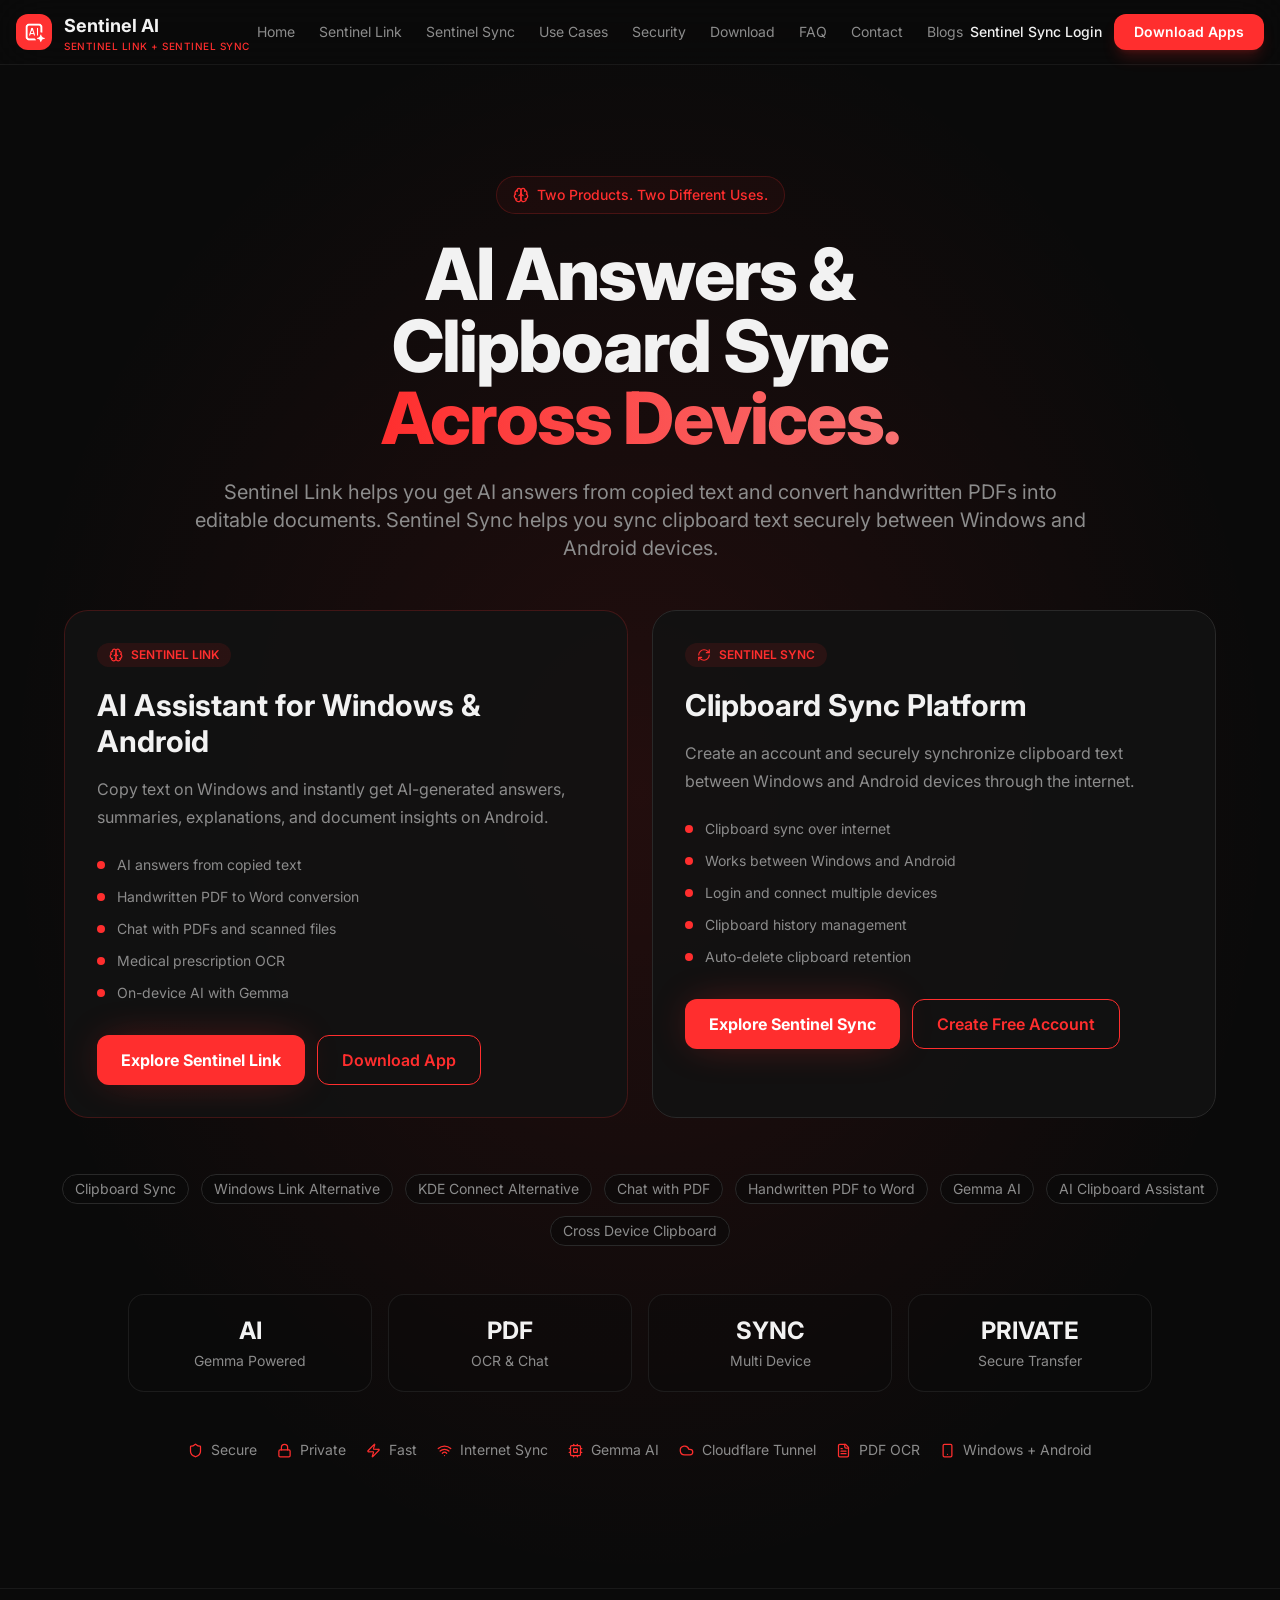
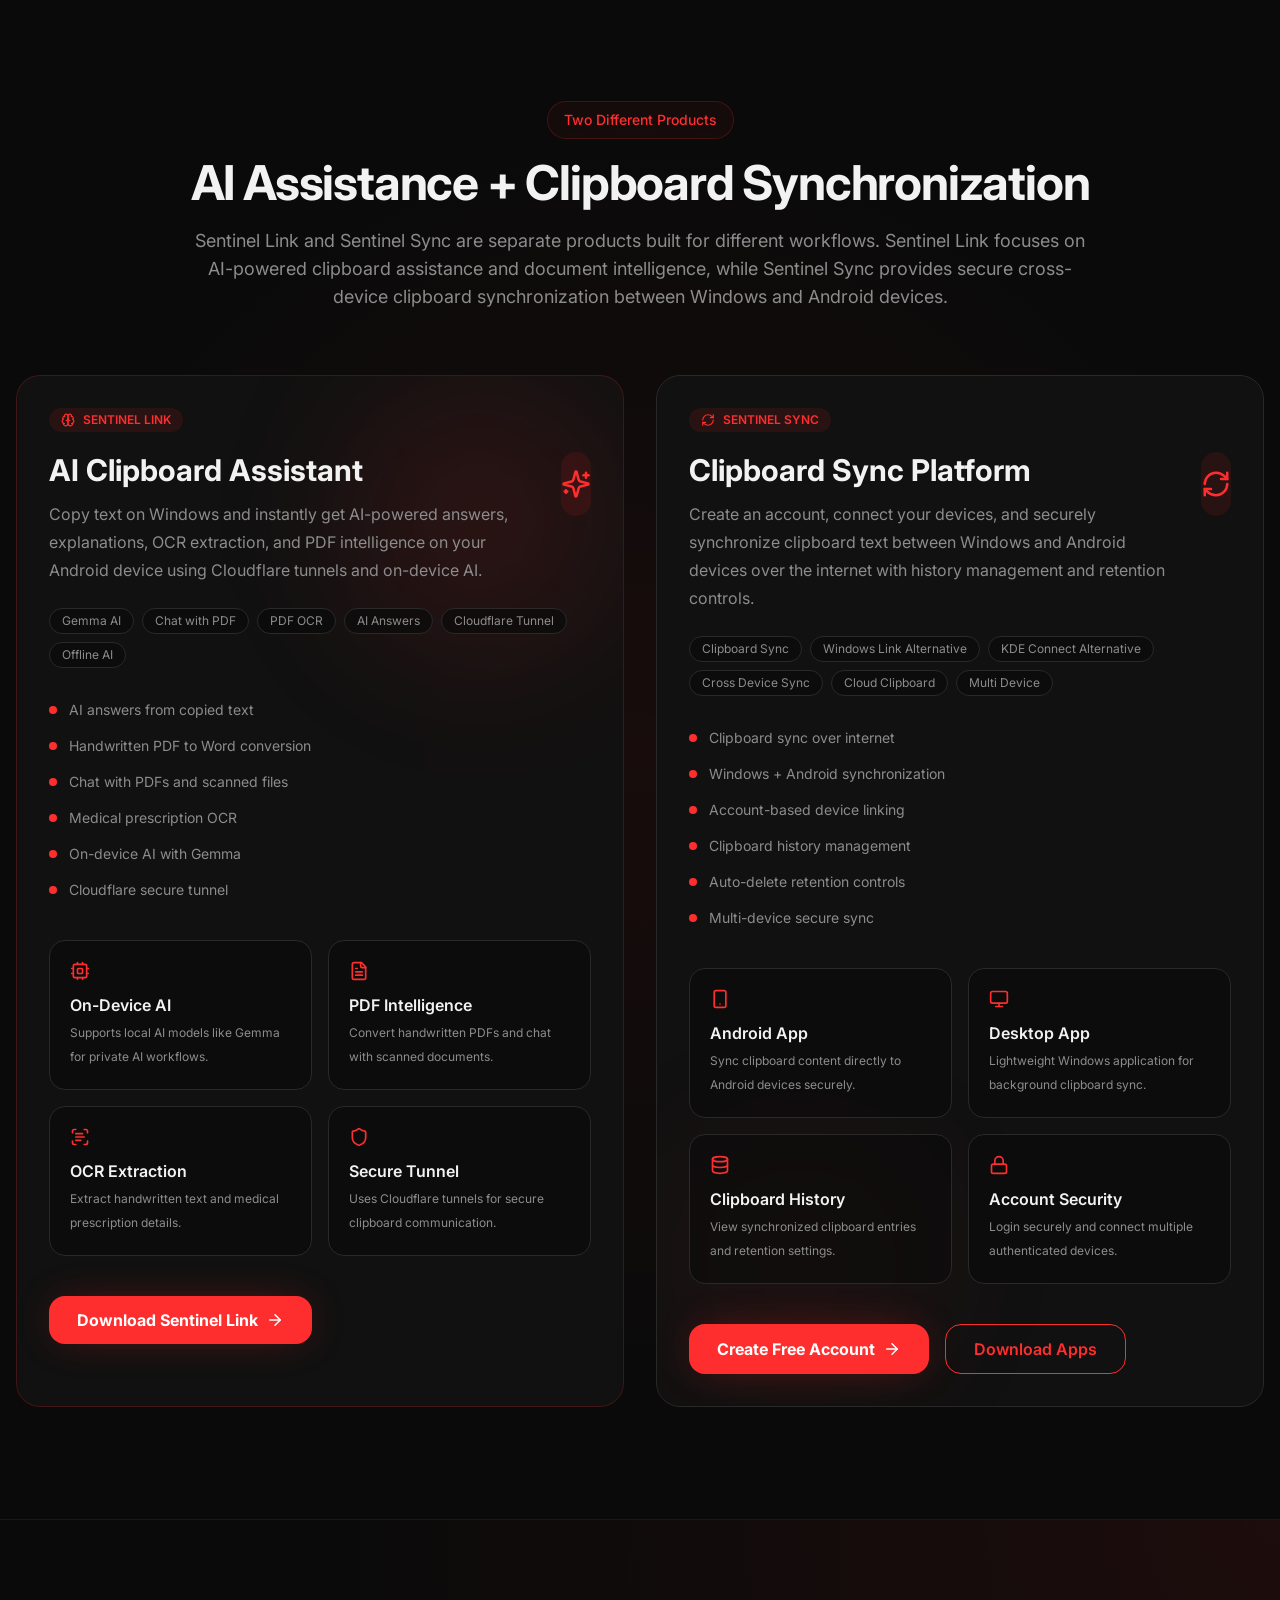
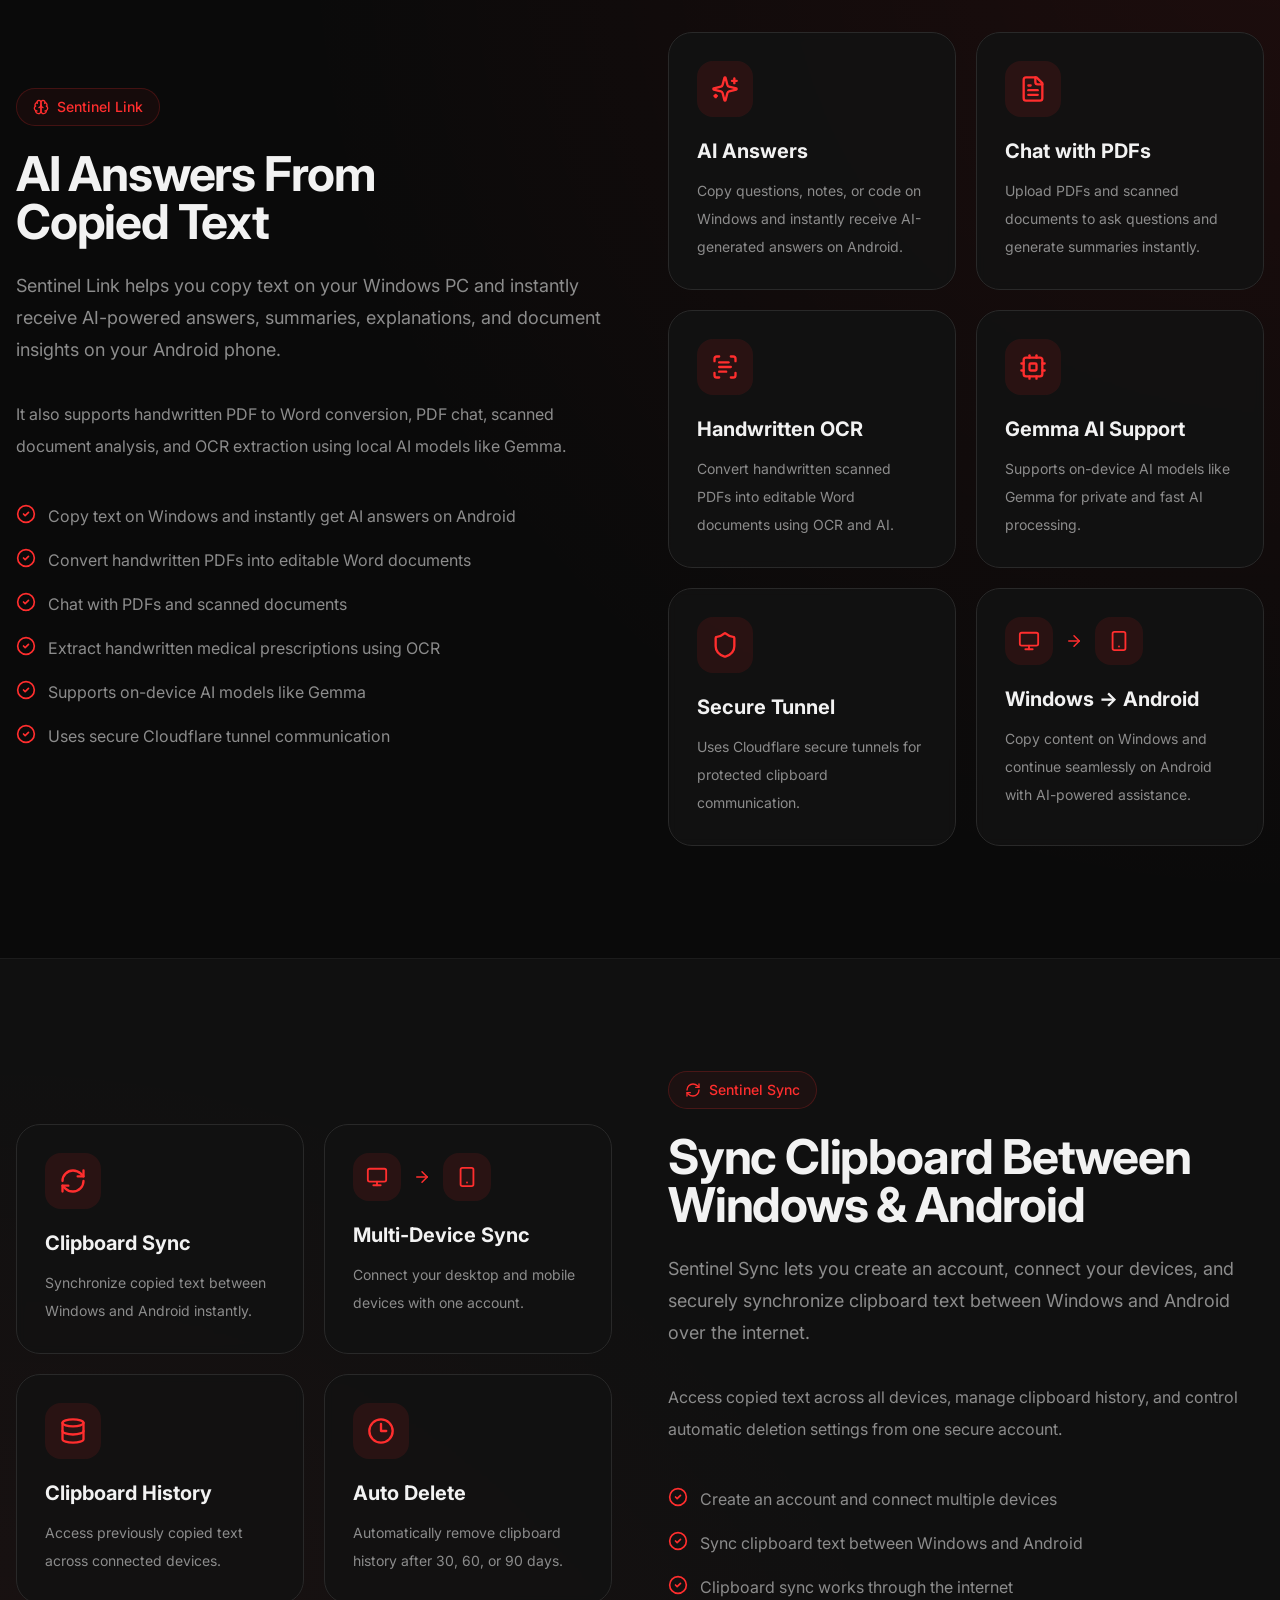
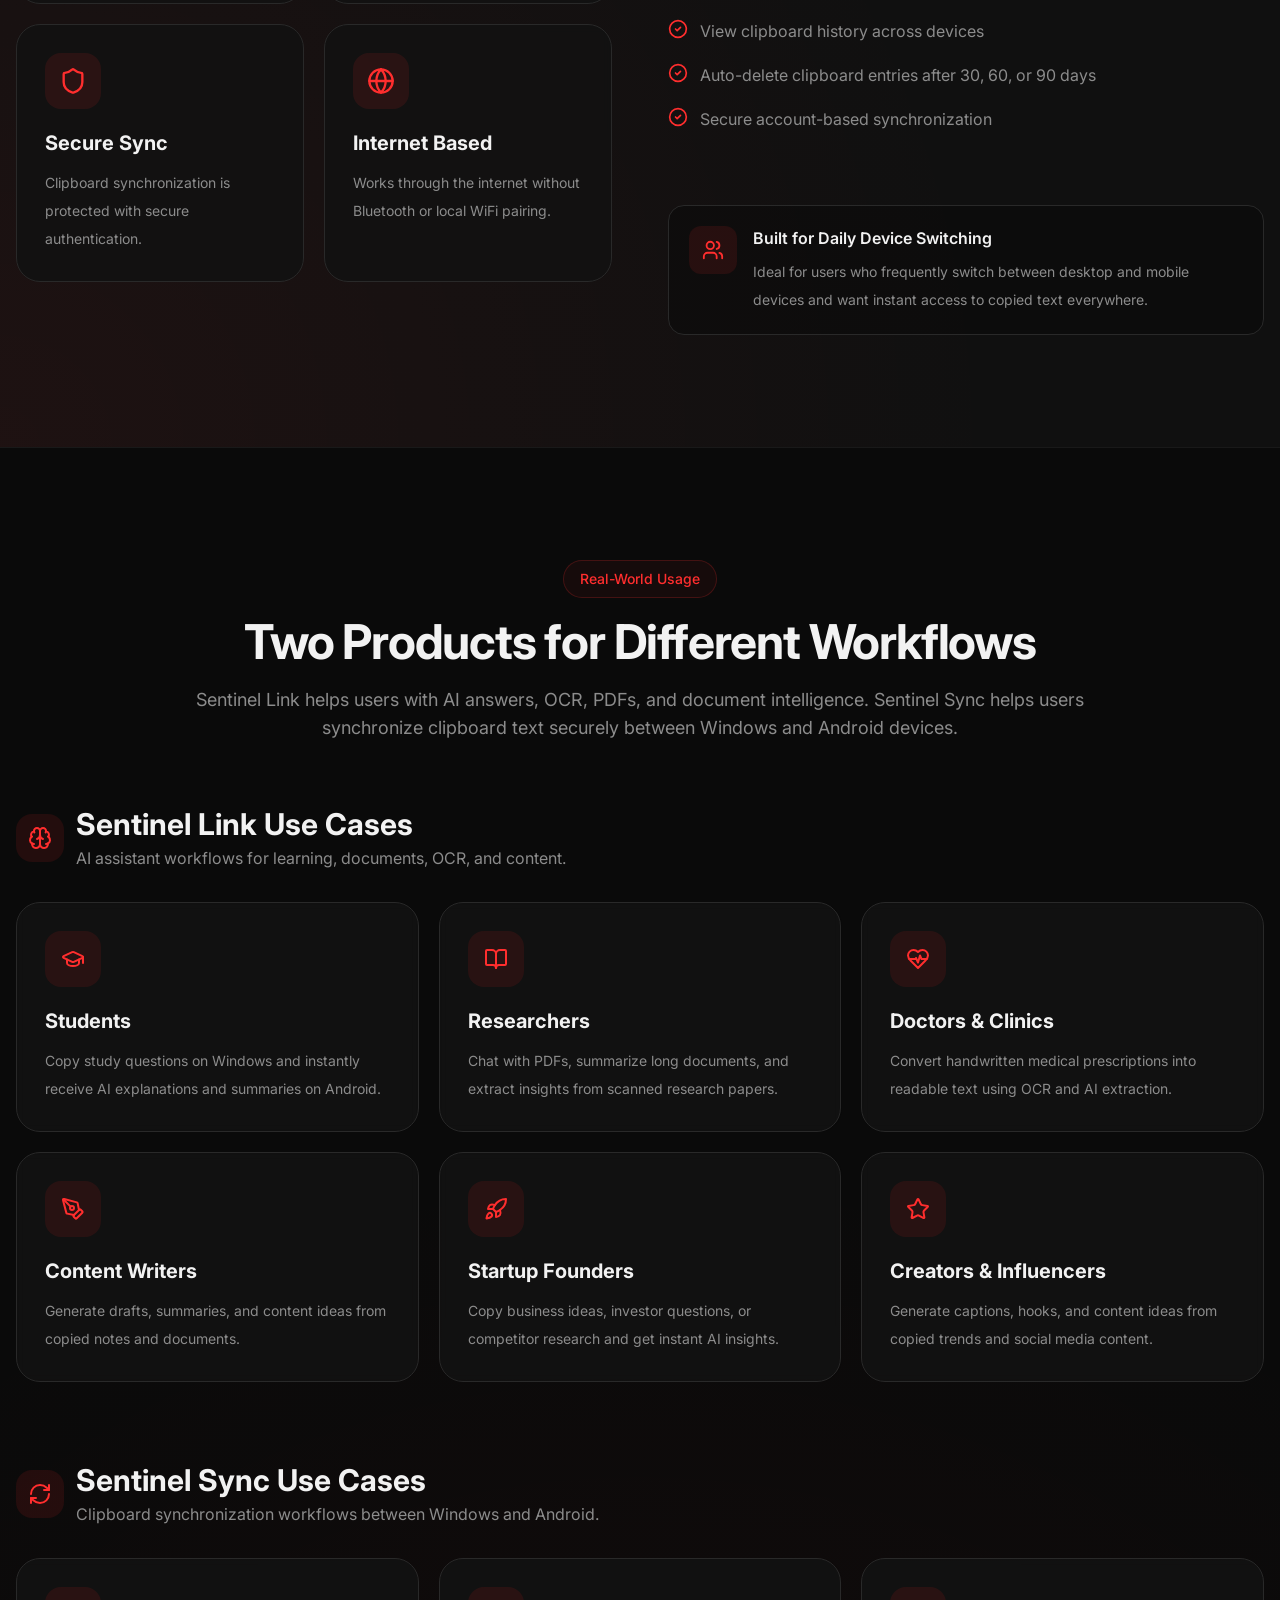
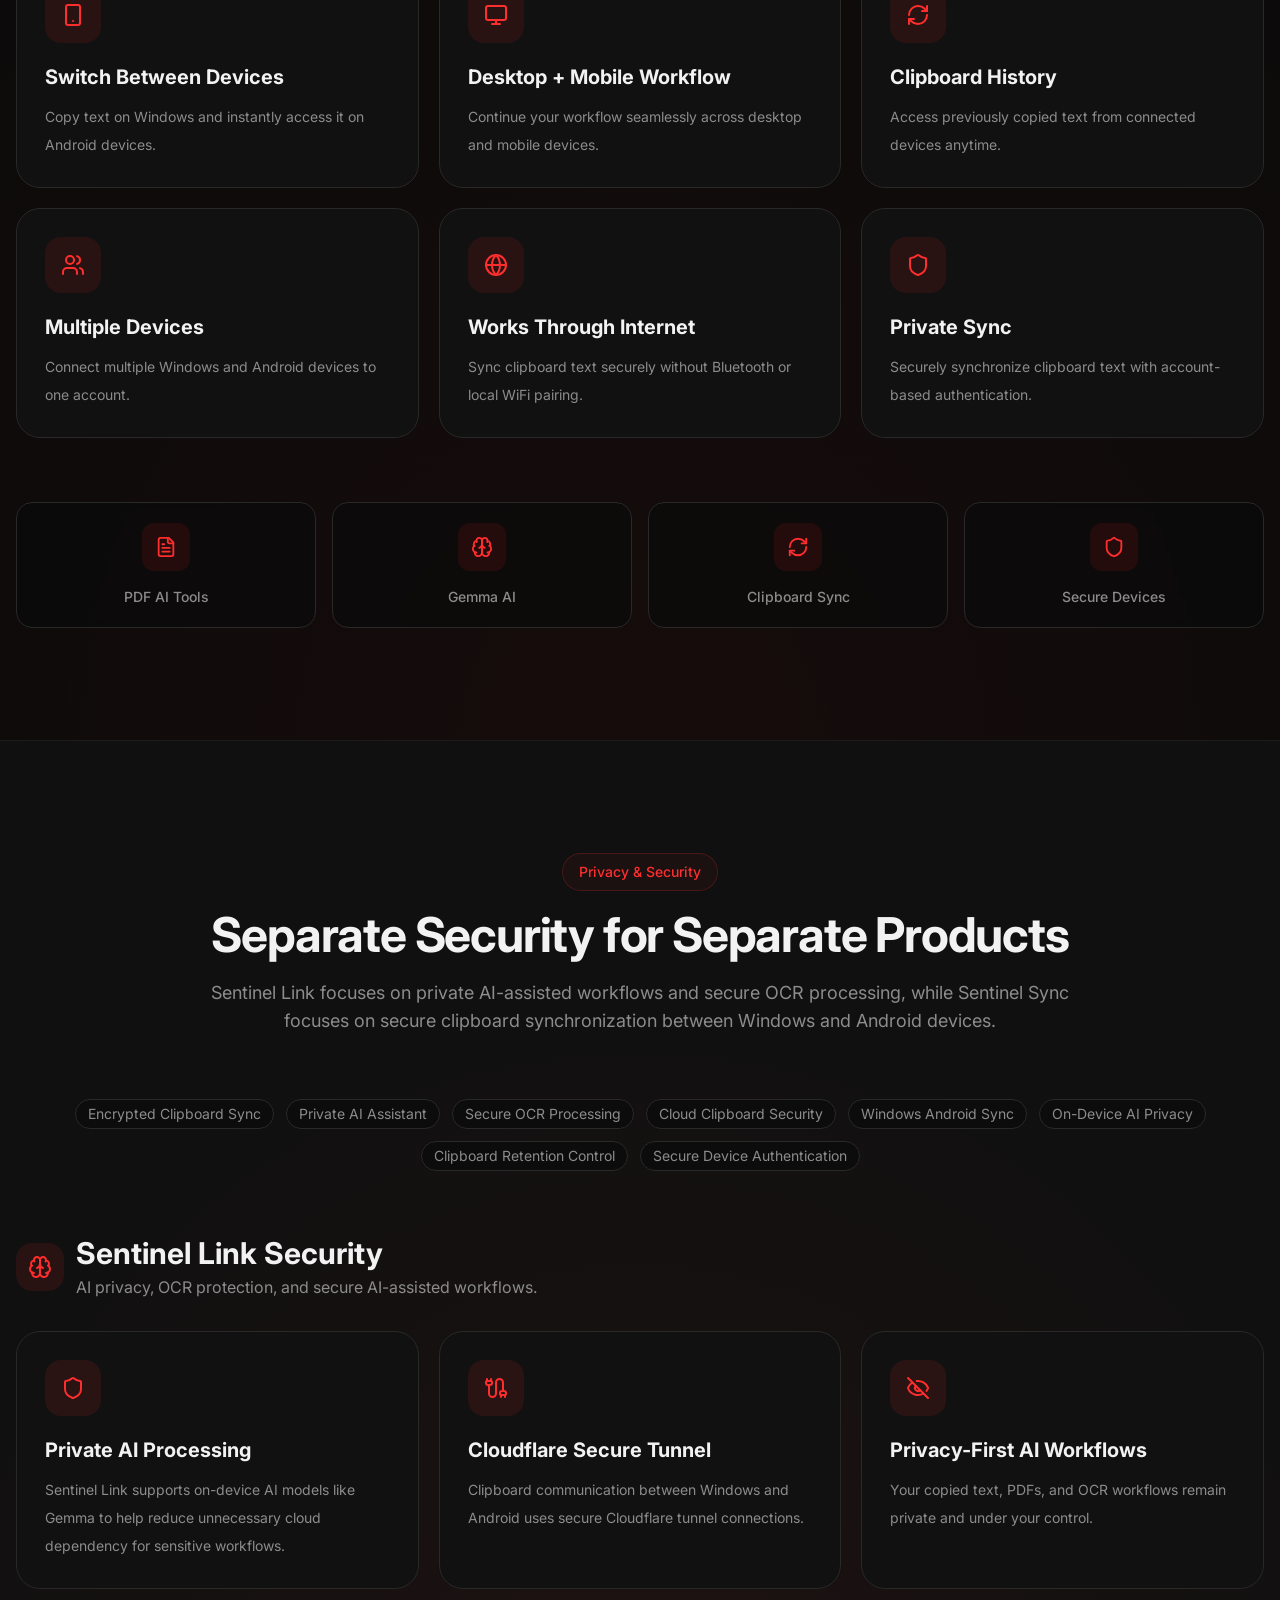
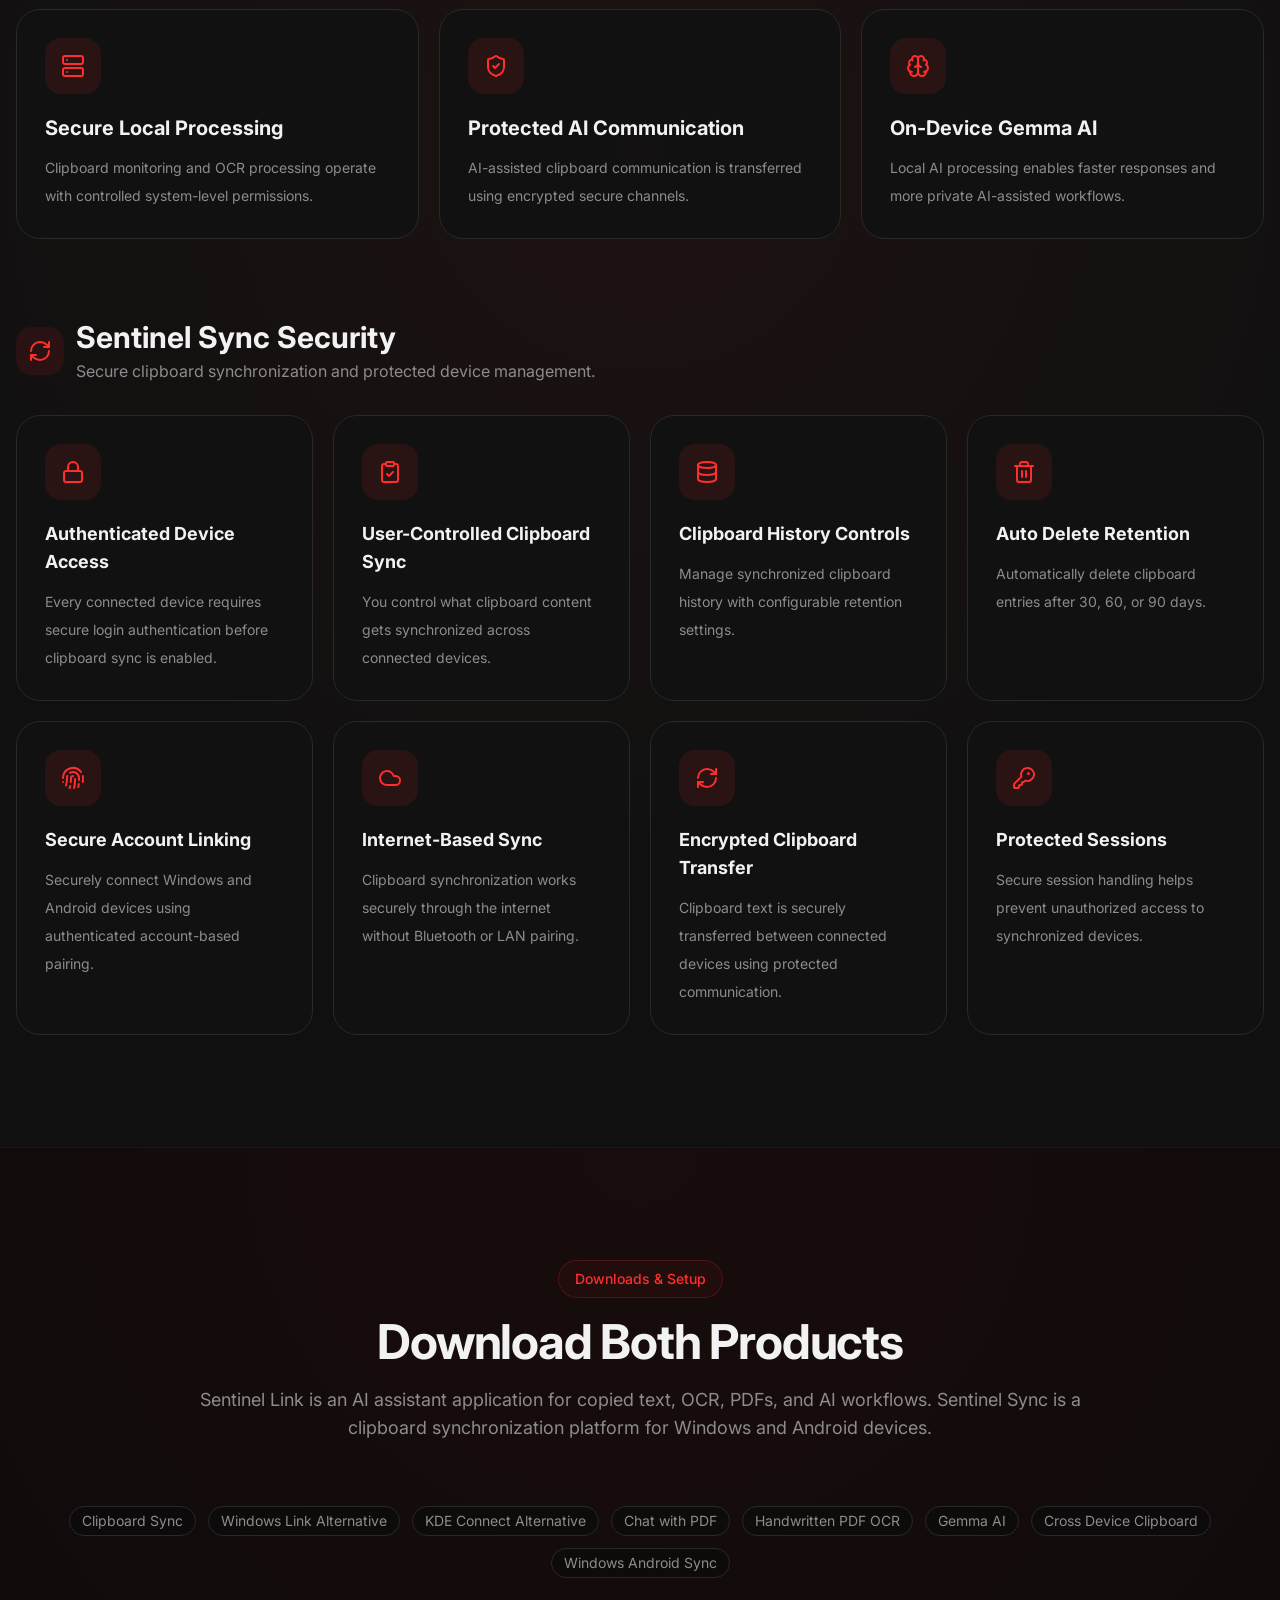
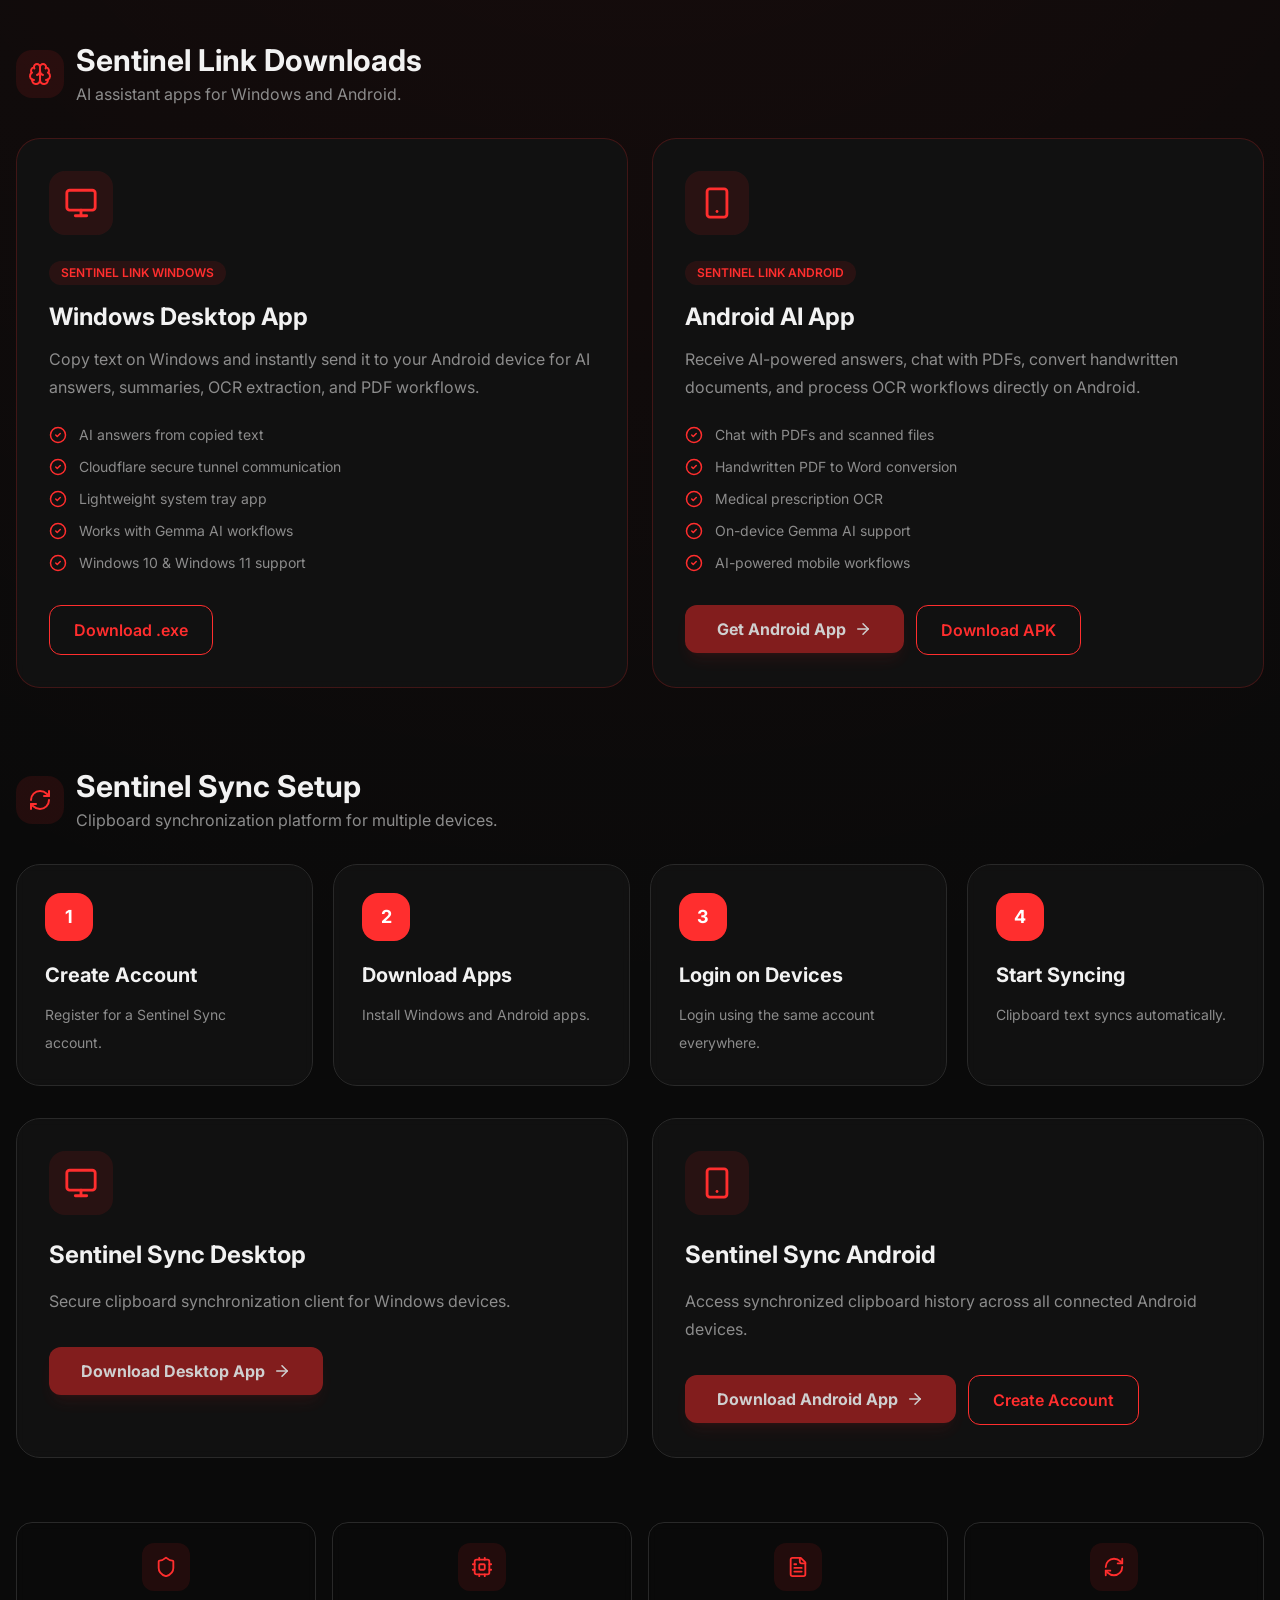
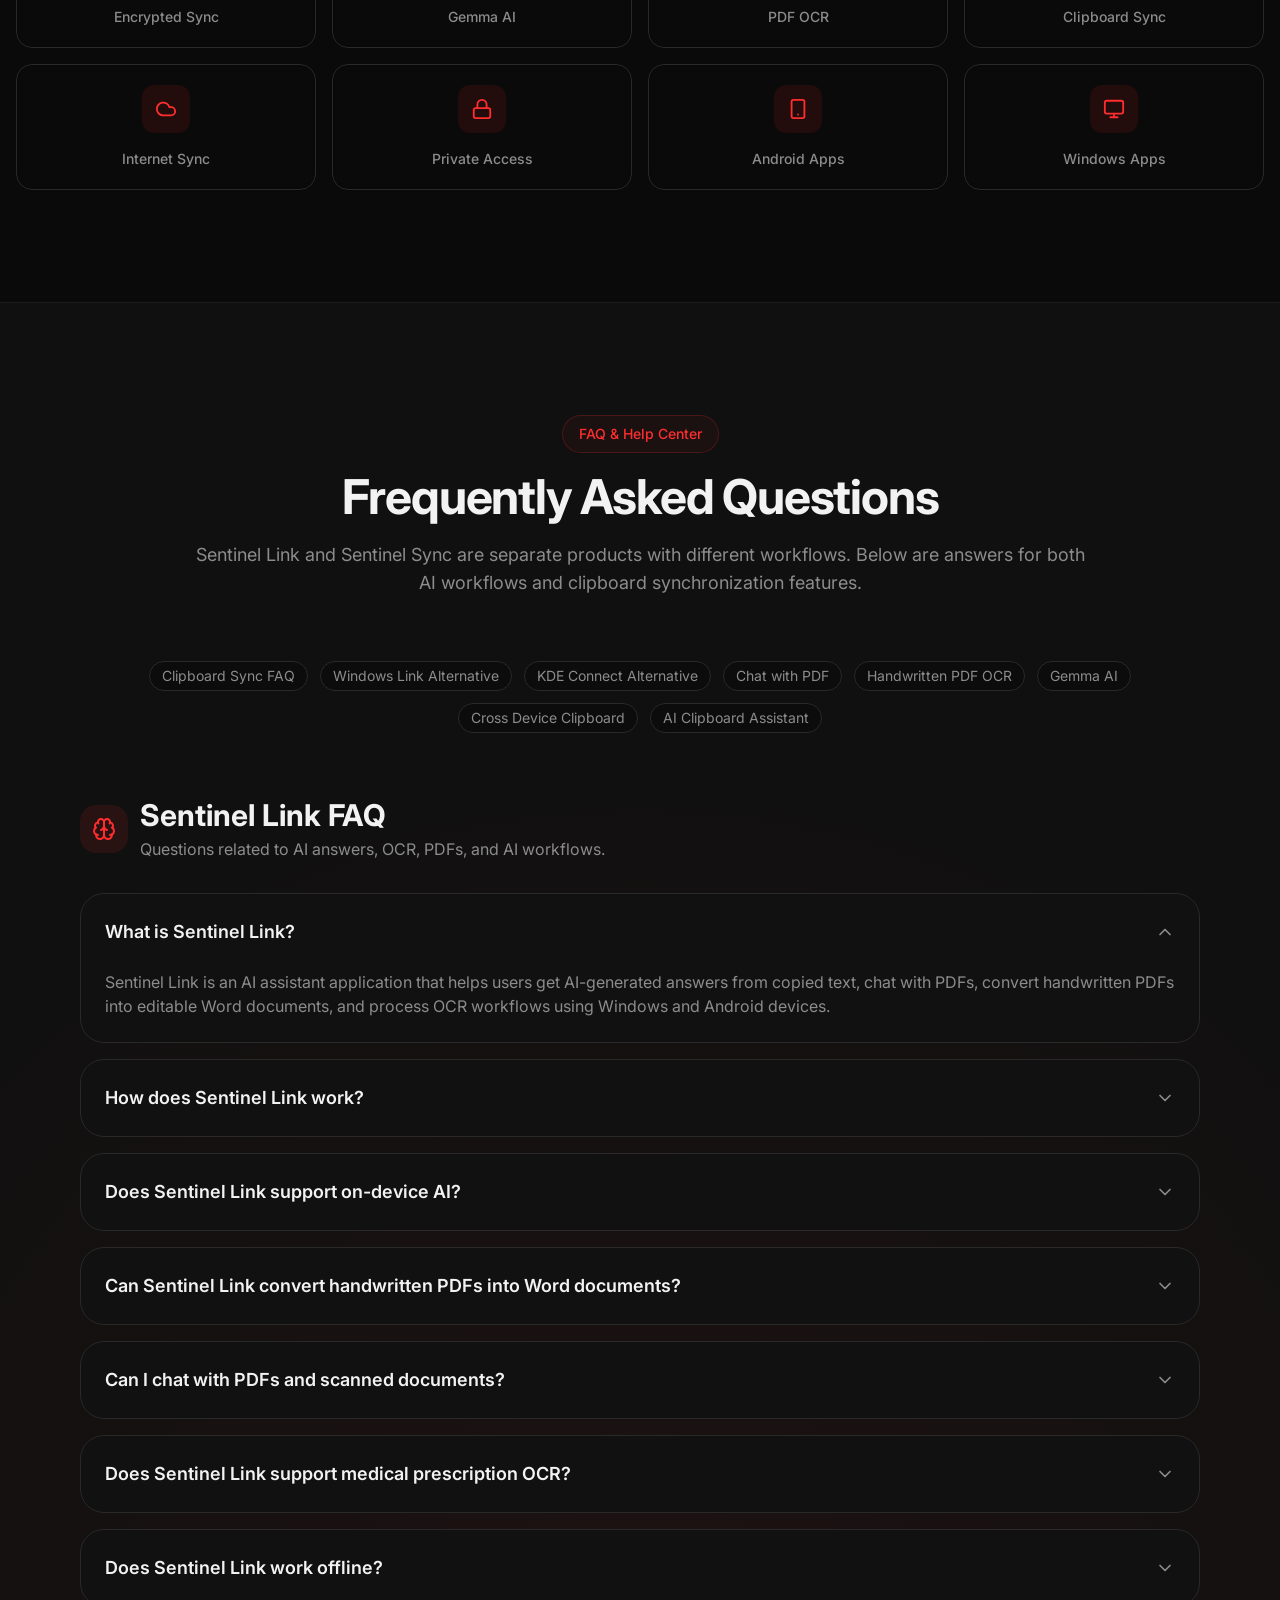
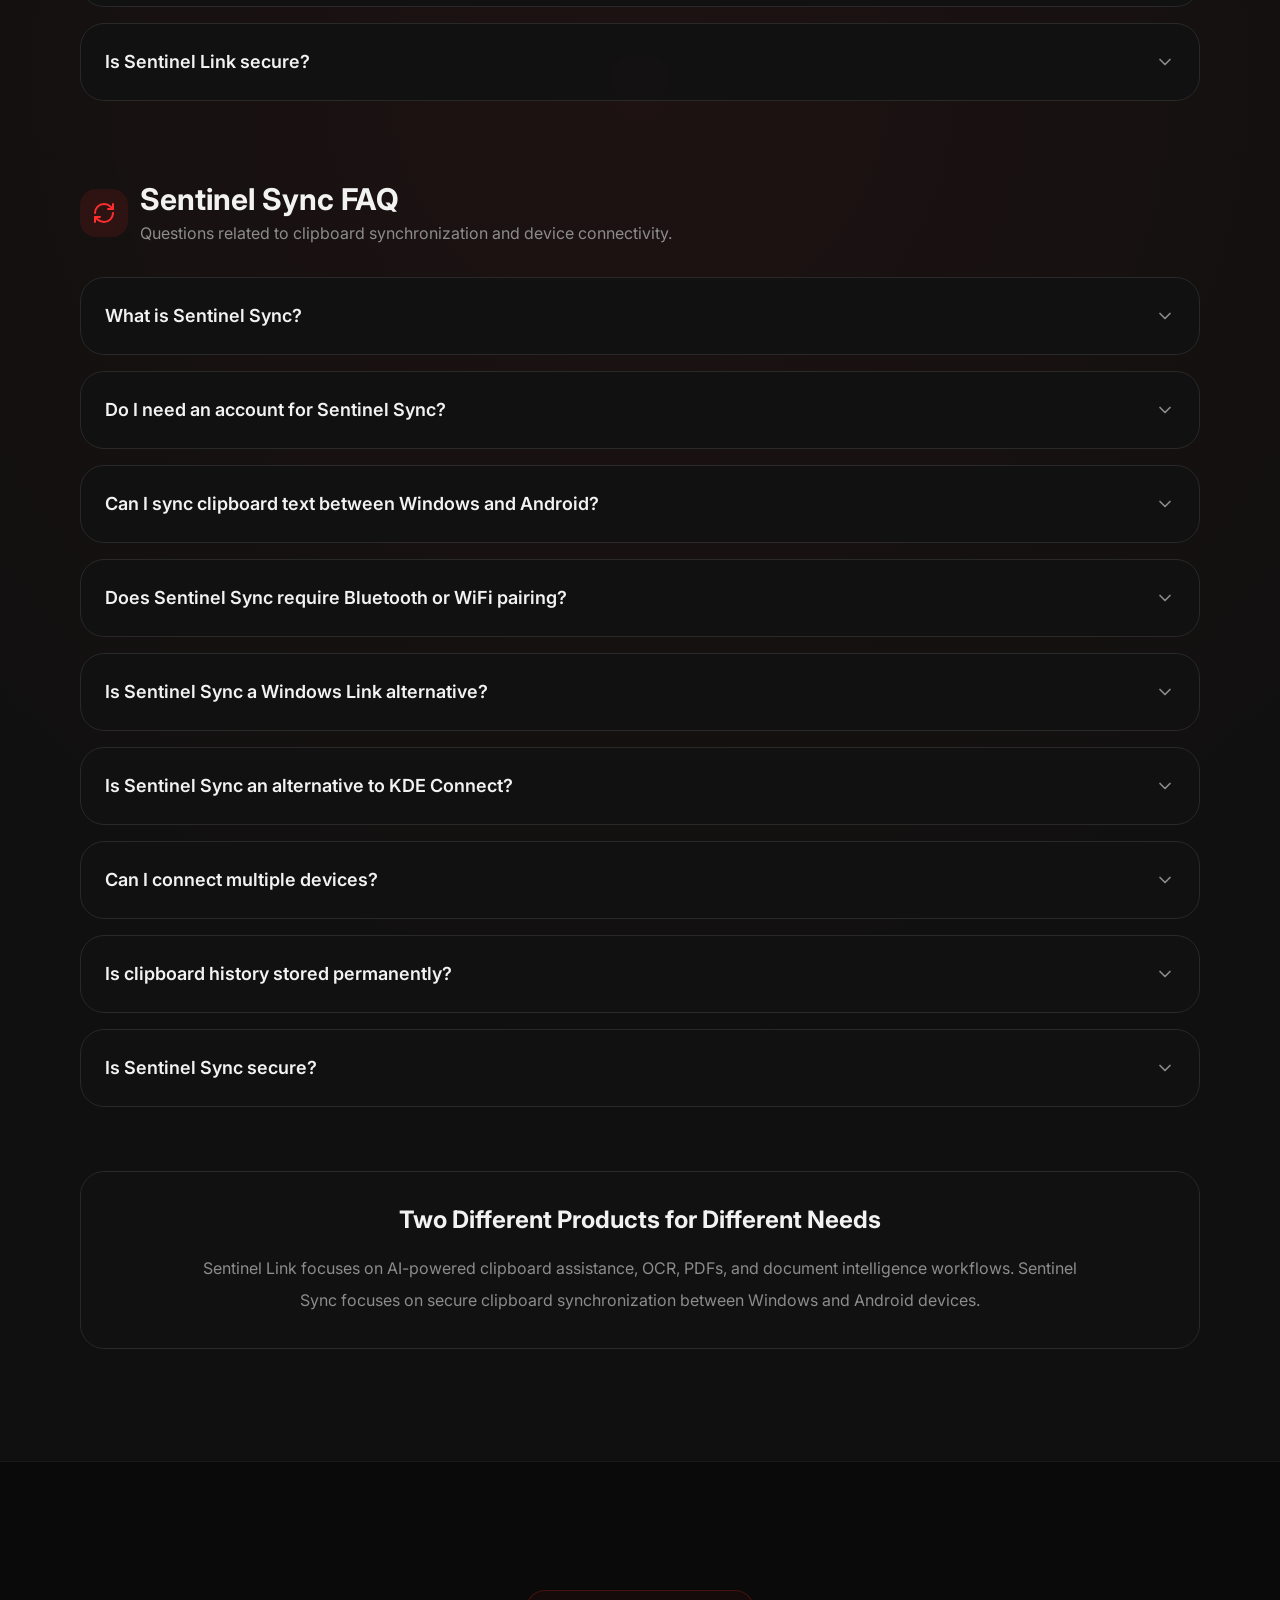
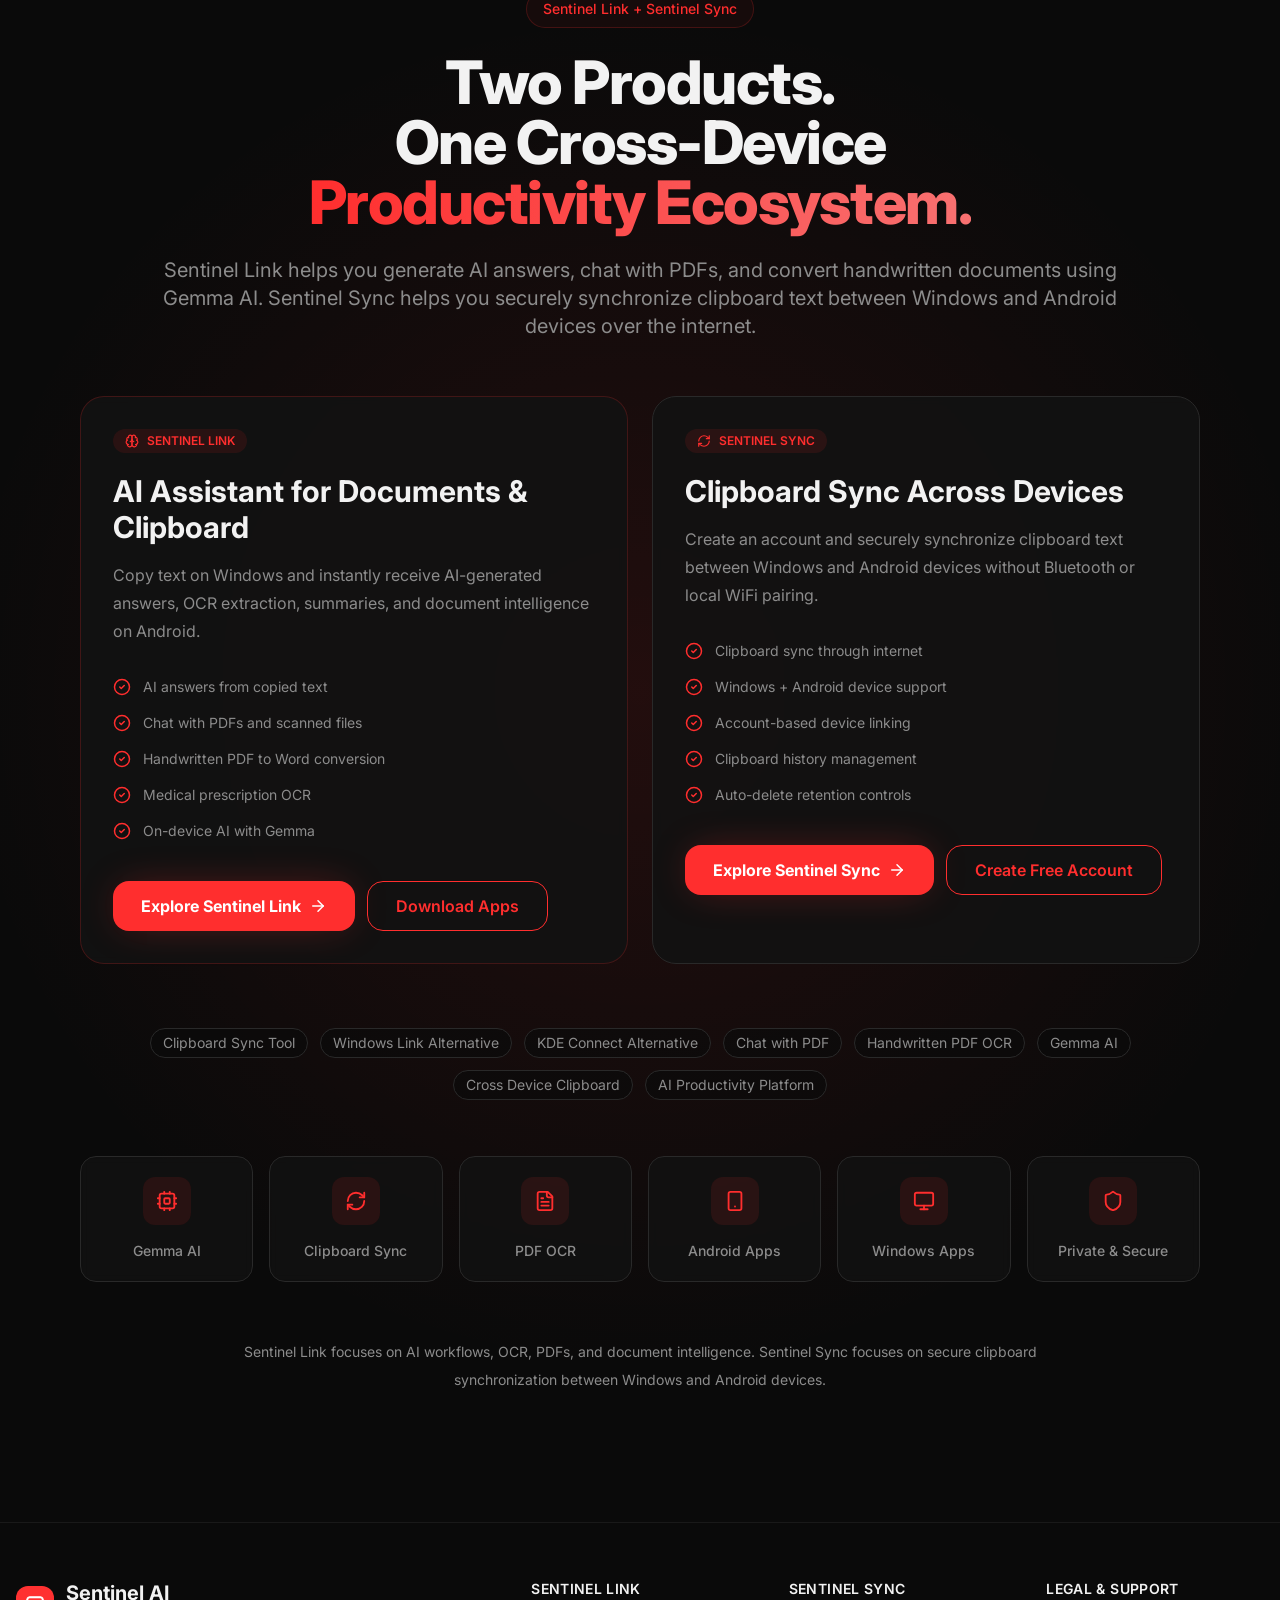
<file: index.html>
<!doctype html>
<html lang="en">

<head>

  <meta charset="UTF-8" />

  <meta
    name="viewport"
    content="width=device-width, initial-scale=1.0"
  />

  <title>
    Clipboard Sync for Windows & Android | Windows Link Alternative – Sentinel AI
  </title>
<meta
  name="google-site-verification"
  content="G-TZDG0BQQW"
/>
  <meta
  name="description"
  content="Secure clipboard sync between Windows and Android over the internet. AI PDF chat, handwritten PDF to Word conversion, OCR, and Gemma AI workflows with Sentinel Link and Sentinel Sync."
/>
<meta
  property="og:site_name"
  content="Sentinel AI"
/>
<meta
  name="twitter:site"
  content="@sentinelai"
/>
  <meta
  name="keywords"
  content="clipboard sync windows android, windows link alternative, kde connect alternative, AI clipboard assistant, chat with PDF, handwritten PDF to Word, OCR AI, universal clipboard, cross device clipboard sync, Gemma AI, clipboard over internet"
 />

  <meta
    name="author"
    content="Sentinel Link"
  />

  <meta
    name="robots"
    content="index, follow"
  />

  <meta
    name="theme-color"
    content="#000000"
  />

  <!-- FAVICON -->

  <link
    rel="icon"
    type="image/x-icon"
    href="./favicon.ico"
  />

  <link
    rel="apple-touch-icon"
    href="./favicon.ico"
  />

  <!-- CANONICAL -->

  <link
    rel="canonical"
    href="https://sentinellink.in/"
  />

  <!-- OPEN GRAPH -->

  <meta
    property="og:type"
    content="website"
  />

  <meta
    property="og:url"
    content="https://sentinellink.in/"
  />

  <meta
    property="og:title"
    content="Sentinel Link — AI Clipboard Sync Between Windows & Android"
  />

  <meta
    property="og:description"
    content="Copy on Windows → Instantly get AI answers on Android. Clipboard sync, OCR, handwritten PDF conversion, AI productivity, and cross-device intelligence."
  />

  <meta
    property="og:image"
    content="https://sentinellink.in/og-image.png"
  />

  <!-- TWITTER -->

  <meta
    name="twitter:card"
    content="summary_large_image"
  />

  <meta
    name="twitter:title"
    content="Sentinel Link — AI Clipboard Sync"
  />

  <meta
    name="twitter:description"
    content="AI-powered clipboard sync for Windows & Android. Copy anywhere. Access everywhere."
  />

  <meta
    name="twitter:image"
    content="https://sentinellink.in/og-image.png"
  />

  <!-- SEO -->

  <meta
    name="application-name"
    content="Sentinel Link"
  />

  <meta
    name="apple-mobile-web-app-capable"
    content="yes"
  />

  <meta
    name="apple-mobile-web-app-status-bar-style"
    content="black-translucent"
  />

  <!-- STRUCTURED DATA -->

  <script type="application/ld+json">
{
  "@context": "https://schema.org",
  "@type": "SoftwareApplication",
  "name": "Sentinel AI",
  "applicationCategory": "ProductivityApplication",
  "operatingSystem": "Windows, Android",
  "url": "https://sentinellink.in",
  "description": "Clipboard synchronization and AI productivity platform with PDF chat, OCR, handwritten PDF conversion, and Gemma AI workflows.",
  "softwareVersion": "1.0",
  "offers": {
    "@type": "Offer",
    "price": "0",
    "priceCurrency": "INR"
  },
  "featureList": [
    "Clipboard sync between Windows and Android",
    "AI PDF chat",
    "Handwritten PDF to Word conversion",
    "Medical prescription OCR",
    "Gemma AI workflows",
    "Cross-device clipboard synchronization"
  ]
}
</script>

  <script type="module" crossorigin src="./assets/index-FsXidmDs.js"></script>
  <link rel="stylesheet" crossorigin href="./assets/index-peCBp_k_.css">
</head>

<body>
    <div id="root"></div>
</body>

</html>
</file>
<file: assets/index-peCBp_k_.css>
@import "https://fonts.googleapis.com/css2?family=Inter:wght@300;400;500;600;700;800;900&display=swap";*,:before,:after,::backdrop{--tw-border-spacing-x:0;--tw-border-spacing-y:0;--tw-translate-x:0;--tw-translate-y:0;--tw-rotate:0;--tw-skew-x:0;--tw-skew-y:0;--tw-scale-x:1;--tw-scale-y:1;--tw-pan-x: ;--tw-pan-y: ;--tw-pinch-zoom: ;--tw-scroll-snap-strictness:proximity;--tw-gradient-from-position: ;--tw-gradient-via-position: ;--tw-gradient-to-position: ;--tw-ordinal: ;--tw-slashed-zero: ;--tw-numeric-figure: ;--tw-numeric-spacing: ;--tw-numeric-fraction: ;--tw-ring-inset: ;--tw-ring-offset-width:0px;--tw-ring-offset-color:#fff;--tw-ring-color:#3b82f680;--tw-ring-offset-shadow:0 0 #0000;--tw-ring-shadow:0 0 #0000;--tw-shadow:0 0 #0000;--tw-shadow-colored:0 0 #0000;--tw-blur: ;--tw-brightness: ;--tw-contrast: ;--tw-grayscale: ;--tw-hue-rotate: ;--tw-invert: ;--tw-saturate: ;--tw-sepia: ;--tw-drop-shadow: ;--tw-backdrop-blur: ;--tw-backdrop-brightness: ;--tw-backdrop-contrast: ;--tw-backdrop-grayscale: ;--tw-backdrop-hue-rotate: ;--tw-backdrop-invert: ;--tw-backdrop-opacity: ;--tw-backdrop-saturate: ;--tw-backdrop-sepia: ;--tw-contain-size: ;--tw-contain-layout: ;--tw-contain-paint: ;--tw-contain-style: }*,:before,:after{box-sizing:border-box;border:0 solid #e5e7eb}:before,:after{--tw-content:""}html,:host{-webkit-text-size-adjust:100%;tab-size:4;font-feature-settings:normal;font-variation-settings:normal;-webkit-tap-highlight-color:transparent;font-family:Inter,system-ui,sans-serif;line-height:1.5}body{line-height:inherit;margin:0}hr{height:0;color:inherit;border-top-width:1px}abbr:where([title]){-webkit-text-decoration:underline dotted;text-decoration:underline dotted}h1,h2,h3,h4,h5,h6{font-size:inherit;font-weight:inherit}a{color:inherit;-webkit-text-decoration:inherit;text-decoration:inherit}b,strong{font-weight:bolder}code,kbd,samp,pre{font-feature-settings:normal;font-variation-settings:normal;font-family:ui-monospace,SFMono-Regular,Menlo,Monaco,Consolas,Liberation Mono,Courier New,monospace;font-size:1em}small{font-size:80%}sub,sup{vertical-align:baseline;font-size:75%;line-height:0;position:relative}sub{bottom:-.25em}sup{top:-.5em}table{text-indent:0;border-color:inherit;border-collapse:collapse}button,input,optgroup,select,textarea{font-feature-settings:inherit;font-variation-settings:inherit;font-family:inherit;font-size:100%;font-weight:inherit;line-height:inherit;letter-spacing:inherit;color:inherit;margin:0;padding:0}button,select{text-transform:none}button,input:where([type=button]),input:where([type=reset]),input:where([type=submit]){-webkit-appearance:button;background-color:#0000;background-image:none}:-moz-focusring{outline:auto}:-moz-ui-invalid{box-shadow:none}progress{vertical-align:baseline}::-webkit-inner-spin-button{height:auto}::-webkit-outer-spin-button{height:auto}[type=search]{-webkit-appearance:textfield;outline-offset:-2px}::-webkit-search-decoration{-webkit-appearance:none}::-webkit-file-upload-button{-webkit-appearance:button;font:inherit}summary{display:list-item}blockquote,dl,dd,h1,h2,h3,h4,h5,h6,hr,figure,p,pre{margin:0}fieldset{margin:0;padding:0}legend{padding:0}ol,ul,menu{margin:0;padding:0;list-style:none}dialog{padding:0}textarea{resize:vertical}input::-moz-placeholder{opacity:1;color:#9ca3af}textarea::-moz-placeholder{opacity:1;color:#9ca3af}input::placeholder,textarea::placeholder{opacity:1;color:#9ca3af}button,[role=button]{cursor:pointer}:disabled{cursor:default}img,svg,video,canvas,audio,iframe,embed,object{vertical-align:middle;display:block}img,video{max-width:100%;height:auto}[hidden]:where(:not([hidden=until-found])){display:none}:root{--background:0 0% 4%;--foreground:0 0% 95%;--card:0 0% 7%;--card-foreground:0 0% 95%;--popover:0 0% 7%;--popover-foreground:0 0% 95%;--primary:0 100% 59%;--primary-foreground:0 0% 100%;--secondary:0 0% 12%;--secondary-foreground:0 0% 95%;--muted:0 0% 15%;--muted-foreground:0 0% 55%;--accent:0 100% 59%;--accent-foreground:0 0% 100%;--destructive:0 84.2% 60.2%;--destructive-foreground:0 0% 100%;--border:0 0% 16%;--input:0 0% 16%;--ring:0 100% 59%;--radius:.75rem;--sidebar-background:0 0% 6%;--sidebar-foreground:0 0% 95%;--sidebar-primary:0 100% 59%;--sidebar-primary-foreground:0 0% 100%;--sidebar-accent:0 0% 12%;--sidebar-accent-foreground:0 0% 95%;--sidebar-border:0 0% 16%;--sidebar-ring:0 100% 59%}*{border-color:hsl(var(--border))}body{background-color:hsl(var(--background));color:hsl(var(--foreground));-webkit-font-smoothing:antialiased;-moz-osx-font-smoothing:grayscale;font-family:Inter,system-ui,sans-serif}html{scroll-behavior:smooth}.container{width:100%;margin-left:auto;margin-right:auto;padding-left:2rem;padding-right:2rem}@media (width>=1400px){.container{max-width:1400px}}.sr-only{clip:rect(0, 0, 0, 0);white-space:nowrap;border-width:0;width:1px;height:1px;margin:-1px;padding:0;position:absolute;overflow:hidden}.pointer-events-none{pointer-events:none}.pointer-events-auto{pointer-events:auto}.visible{visibility:visible}.invisible{visibility:hidden}.fixed{position:fixed}.absolute{position:absolute}.relative{position:relative}.inset-0{inset:0}.inset-x-0{left:0;right:0}.inset-y-0{top:0;bottom:0}.-bottom-12{bottom:-3rem}.-left-12{left:-3rem}.-right-12{right:-3rem}.-top-12{top:-3rem}.bottom-0{bottom:0}.bottom-4{bottom:1rem}.bottom-full{bottom:100%}.left-0{left:0}.left-1{left:.25rem}.left-1\/2{left:50%}.left-2{left:.5rem}.left-3{left:.75rem}.left-4{left:1rem}.left-\[50\%\]{left:50%}.right-0{right:0}.right-1{right:.25rem}.right-2{right:.5rem}.right-3{right:.75rem}.right-4{right:1rem}.right-5{right:1.25rem}.top-0{top:0}.top-1\.5{top:.375rem}.top-1\/2{top:50%}.top-2{top:.5rem}.top-3\.5{top:.875rem}.top-4{top:1rem}.top-5{top:1.25rem}.top-\[1px\]{top:1px}.top-\[50\%\]{top:50%}.top-\[60\%\]{top:60%}.top-full{top:100%}.z-10{z-index:10}.z-20{z-index:20}.z-40{z-index:40}.z-50{z-index:50}.z-\[100\]{z-index:100}.z-\[1\]{z-index:1}.order-1{order:1}.order-2{order:2}.-mx-1{margin-left:-.25rem;margin-right:-.25rem}.mx-2{margin-left:.5rem;margin-right:.5rem}.mx-3\.5{margin-left:.875rem;margin-right:.875rem}.mx-auto{margin-left:auto;margin-right:auto}.my-0\.5{margin-top:.125rem;margin-bottom:.125rem}.my-1{margin-top:.25rem;margin-bottom:.25rem}.-ml-4{margin-left:-1rem}.-mt-4{margin-top:-1rem}.mb-1{margin-bottom:.25rem}.mb-10{margin-bottom:2.5rem}.mb-12{margin-bottom:3rem}.mb-14{margin-bottom:3.5rem}.mb-16{margin-bottom:4rem}.mb-2{margin-bottom:.5rem}.mb-20{margin-bottom:5rem}.mb-3{margin-bottom:.75rem}.mb-4{margin-bottom:1rem}.mb-5{margin-bottom:1.25rem}.mb-6{margin-bottom:1.5rem}.mb-7{margin-bottom:1.75rem}.mb-8{margin-bottom:2rem}.ml-1{margin-left:.25rem}.ml-auto{margin-left:auto}.mr-2{margin-right:.5rem}.mt-0\.5{margin-top:.125rem}.mt-1{margin-top:.25rem}.mt-1\.5{margin-top:.375rem}.mt-14{margin-top:3.5rem}.mt-16{margin-top:4rem}.mt-2{margin-top:.5rem}.mt-24{margin-top:6rem}.mt-3{margin-top:.75rem}.mt-4{margin-top:1rem}.mt-5{margin-top:1.25rem}.mt-6{margin-top:1.5rem}.mt-7{margin-top:1.75rem}.mt-8{margin-top:2rem}.mt-auto{margin-top:auto}.line-clamp-3{-webkit-line-clamp:3;-webkit-box-orient:vertical;display:-webkit-box;overflow:hidden}.block{display:block}.inline-block{display:inline-block}.flex{display:flex}.inline-flex{display:inline-flex}.table{display:table}.grid{display:grid}.hidden{display:none}.aspect-square{aspect-ratio:1}.aspect-video{aspect-ratio:16/9}.size-4{width:1rem;height:1rem}.h-1\.5{height:.375rem}.h-10{height:2.5rem}.h-11{height:2.75rem}.h-12{height:3rem}.h-14{height:3.5rem}.h-16{height:4rem}.h-2{height:.5rem}.h-2\.5{height:.625rem}.h-3{height:.75rem}.h-3\.5{height:.875rem}.h-4{height:1rem}.h-5{height:1.25rem}.h-6{height:1.5rem}.h-64{height:16rem}.h-7{height:1.75rem}.h-72{height:18rem}.h-8{height:2rem}.h-9{height:2.25rem}.h-\[1px\]{height:1px}.h-\[var\(--radix-navigation-menu-viewport-height\)\]{height:var(--radix-navigation-menu-viewport-height)}.h-\[var\(--radix-select-trigger-height\)\]{height:var(--radix-select-trigger-height)}.h-auto{height:auto}.h-full{height:100%}.h-px{height:1px}.h-svh{height:100svh}.max-h-96{max-height:24rem}.max-h-\[300px\]{max-height:300px}.max-h-screen{max-height:100vh}.min-h-0{min-height:0}.min-h-\[80px\]{min-height:80px}.min-h-screen{min-height:100vh}.min-h-svh{min-height:100svh}.w-0{width:0}.w-1{width:.25rem}.w-10{width:2.5rem}.w-11{width:2.75rem}.w-12{width:3rem}.w-14{width:3.5rem}.w-16{width:4rem}.w-2{width:.5rem}.w-2\.5{width:.625rem}.w-3{width:.75rem}.w-3\.5{width:.875rem}.w-3\/4{width:75%}.w-4{width:1rem}.w-5{width:1.25rem}.w-6{width:1.5rem}.w-64{width:16rem}.w-7{width:1.75rem}.w-72{width:18rem}.w-8{width:2rem}.w-9{width:2.25rem}.w-\[--sidebar-width\]{width:var(--sidebar-width)}.w-\[100px\]{width:100px}.w-\[1px\]{width:1px}.w-auto{width:auto}.w-full{width:100%}.w-max{width:max-content}.w-px{width:1px}.min-w-0{min-width:0}.min-w-5{min-width:1.25rem}.min-w-\[12rem\]{min-width:12rem}.min-w-\[8rem\]{min-width:8rem}.min-w-\[var\(--radix-select-trigger-width\)\]{min-width:var(--radix-select-trigger-width)}.max-w-2xl{max-width:42rem}.max-w-3xl{max-width:48rem}.max-w-4xl{max-width:56rem}.max-w-5xl{max-width:64rem}.max-w-6xl{max-width:72rem}.max-w-7xl{max-width:80rem}.max-w-\[--skeleton-width\]{max-width:var(--skeleton-width)}.max-w-lg{max-width:32rem}.max-w-max{max-width:max-content}.max-w-md{max-width:28rem}.max-w-xl{max-width:36rem}.flex-1{flex:1}.flex-shrink-0,.shrink-0{flex-shrink:0}.grow{flex-grow:1}.grow-0{flex-grow:0}.basis-full{flex-basis:100%}.caption-bottom{caption-side:bottom}.border-collapse{border-collapse:collapse}.-translate-x-1\/2{--tw-translate-x:-50%;transform:translate(var(--tw-translate-x), var(--tw-translate-y)) rotate(var(--tw-rotate)) skewX(var(--tw-skew-x)) skewY(var(--tw-skew-y)) scaleX(var(--tw-scale-x)) scaleY(var(--tw-scale-y))}.-translate-x-full{--tw-translate-x:-100%;transform:translate(var(--tw-translate-x), var(--tw-translate-y)) rotate(var(--tw-rotate)) skewX(var(--tw-skew-x)) skewY(var(--tw-skew-y)) scaleX(var(--tw-scale-x)) scaleY(var(--tw-scale-y))}.-translate-x-px{--tw-translate-x:-1px;transform:translate(var(--tw-translate-x), var(--tw-translate-y)) rotate(var(--tw-rotate)) skewX(var(--tw-skew-x)) skewY(var(--tw-skew-y)) scaleX(var(--tw-scale-x)) scaleY(var(--tw-scale-y))}.-translate-y-1\/2{--tw-translate-y:-50%;transform:translate(var(--tw-translate-x), var(--tw-translate-y)) rotate(var(--tw-rotate)) skewX(var(--tw-skew-x)) skewY(var(--tw-skew-y)) scaleX(var(--tw-scale-x)) scaleY(var(--tw-scale-y))}.translate-x-0{--tw-translate-x:0px;transform:translate(var(--tw-translate-x), var(--tw-translate-y)) rotate(var(--tw-rotate)) skewX(var(--tw-skew-x)) skewY(var(--tw-skew-y)) scaleX(var(--tw-scale-x)) scaleY(var(--tw-scale-y))}.translate-x-\[-50\%\]{--tw-translate-x:-50%;transform:translate(var(--tw-translate-x), var(--tw-translate-y)) rotate(var(--tw-rotate)) skewX(var(--tw-skew-x)) skewY(var(--tw-skew-y)) scaleX(var(--tw-scale-x)) scaleY(var(--tw-scale-y))}.translate-x-px{--tw-translate-x:1px;transform:translate(var(--tw-translate-x), var(--tw-translate-y)) rotate(var(--tw-rotate)) skewX(var(--tw-skew-x)) skewY(var(--tw-skew-y)) scaleX(var(--tw-scale-x)) scaleY(var(--tw-scale-y))}.translate-y-\[-50\%\]{--tw-translate-y:-50%;transform:translate(var(--tw-translate-x), var(--tw-translate-y)) rotate(var(--tw-rotate)) skewX(var(--tw-skew-x)) skewY(var(--tw-skew-y)) scaleX(var(--tw-scale-x)) scaleY(var(--tw-scale-y))}.rotate-180{--tw-rotate:180deg;transform:translate(var(--tw-translate-x), var(--tw-translate-y)) rotate(var(--tw-rotate)) skewX(var(--tw-skew-x)) skewY(var(--tw-skew-y)) scaleX(var(--tw-scale-x)) scaleY(var(--tw-scale-y))}.rotate-45{--tw-rotate:45deg;transform:translate(var(--tw-translate-x), var(--tw-translate-y)) rotate(var(--tw-rotate)) skewX(var(--tw-skew-x)) skewY(var(--tw-skew-y)) scaleX(var(--tw-scale-x)) scaleY(var(--tw-scale-y))}.rotate-90{--tw-rotate:90deg;transform:translate(var(--tw-translate-x), var(--tw-translate-y)) rotate(var(--tw-rotate)) skewX(var(--tw-skew-x)) skewY(var(--tw-skew-y)) scaleX(var(--tw-scale-x)) scaleY(var(--tw-scale-y))}.transform{transform:translate(var(--tw-translate-x), var(--tw-translate-y)) rotate(var(--tw-rotate)) skewX(var(--tw-skew-x)) skewY(var(--tw-skew-y)) scaleX(var(--tw-scale-x)) scaleY(var(--tw-scale-y))}@keyframes pulse{50%{opacity:.5}}.animate-pulse{animation:2s cubic-bezier(.4,0,.6,1) infinite pulse}.cursor-default{cursor:default}.cursor-not-allowed{cursor:not-allowed}.cursor-pointer{cursor:pointer}.touch-none{touch-action:none}.select-none{-webkit-user-select:none;user-select:none}.list-none{list-style-type:none}.grid-cols-1{grid-template-columns:repeat(1,minmax(0,1fr))}.grid-cols-2{grid-template-columns:repeat(2,minmax(0,1fr))}.flex-row{flex-direction:row}.flex-col{flex-direction:column}.flex-col-reverse{flex-direction:column-reverse}.flex-wrap{flex-wrap:wrap}.items-start{align-items:flex-start}.items-end{align-items:flex-end}.items-center{align-items:center}.items-stretch{align-items:stretch}.justify-center{justify-content:center}.justify-between{justify-content:space-between}.gap-1{gap:.25rem}.gap-1\.5{gap:.375rem}.gap-10{gap:2.5rem}.gap-12{gap:3rem}.gap-14{gap:3.5rem}.gap-2{gap:.5rem}.gap-3{gap:.75rem}.gap-4{gap:1rem}.gap-5{gap:1.25rem}.gap-6{gap:1.5rem}.gap-8{gap:2rem}.space-x-1>:not([hidden])~:not([hidden]){--tw-space-x-reverse:0;margin-right:calc(.25rem * var(--tw-space-x-reverse));margin-left:calc(.25rem * calc(1 - var(--tw-space-x-reverse)))}.space-x-4>:not([hidden])~:not([hidden]){--tw-space-x-reverse:0;margin-right:calc(1rem * var(--tw-space-x-reverse));margin-left:calc(1rem * calc(1 - var(--tw-space-x-reverse)))}.space-y-1>:not([hidden])~:not([hidden]){--tw-space-y-reverse:0;margin-top:calc(.25rem * calc(1 - var(--tw-space-y-reverse)));margin-bottom:calc(.25rem * var(--tw-space-y-reverse))}.space-y-1\.5>:not([hidden])~:not([hidden]){--tw-space-y-reverse:0;margin-top:calc(.375rem * calc(1 - var(--tw-space-y-reverse)));margin-bottom:calc(.375rem * var(--tw-space-y-reverse))}.space-y-2>:not([hidden])~:not([hidden]){--tw-space-y-reverse:0;margin-top:calc(.5rem * calc(1 - var(--tw-space-y-reverse)));margin-bottom:calc(.5rem * var(--tw-space-y-reverse))}.space-y-3>:not([hidden])~:not([hidden]){--tw-space-y-reverse:0;margin-top:calc(.75rem * calc(1 - var(--tw-space-y-reverse)));margin-bottom:calc(.75rem * var(--tw-space-y-reverse))}.space-y-4>:not([hidden])~:not([hidden]){--tw-space-y-reverse:0;margin-top:calc(1rem * calc(1 - var(--tw-space-y-reverse)));margin-bottom:calc(1rem * var(--tw-space-y-reverse))}.space-y-5>:not([hidden])~:not([hidden]){--tw-space-y-reverse:0;margin-top:calc(1.25rem * calc(1 - var(--tw-space-y-reverse)));margin-bottom:calc(1.25rem * var(--tw-space-y-reverse))}.space-y-6>:not([hidden])~:not([hidden]){--tw-space-y-reverse:0;margin-top:calc(1.5rem * calc(1 - var(--tw-space-y-reverse)));margin-bottom:calc(1.5rem * var(--tw-space-y-reverse))}.space-y-8>:not([hidden])~:not([hidden]){--tw-space-y-reverse:0;margin-top:calc(2rem * calc(1 - var(--tw-space-y-reverse)));margin-bottom:calc(2rem * var(--tw-space-y-reverse))}.divide-y>:not([hidden])~:not([hidden]){--tw-divide-y-reverse:0;border-top-width:calc(1px * calc(1 - var(--tw-divide-y-reverse)));border-bottom-width:calc(1px * var(--tw-divide-y-reverse))}.divide-border>:not([hidden])~:not([hidden]){border-color:hsl(var(--border))}.overflow-auto{overflow:auto}.overflow-hidden{overflow:hidden}.overflow-y-auto{overflow-y:auto}.overflow-x-hidden{overflow-x:hidden}.truncate{text-overflow:ellipsis;white-space:nowrap;overflow:hidden}.whitespace-nowrap{white-space:nowrap}.whitespace-pre-wrap{white-space:pre-wrap}.break-words{overflow-wrap:break-word}.break-all{word-break:break-all}.rounded-2xl{border-radius:1rem}.rounded-3xl{border-radius:1.5rem}.rounded-\[2px\]{border-radius:2px}.rounded-\[inherit\]{border-radius:inherit}.rounded-full{border-radius:9999px}.rounded-lg{border-radius:var(--radius)}.rounded-md{border-radius:calc(var(--radius) - 2px)}.rounded-sm{border-radius:calc(var(--radius) - 4px)}.rounded-xl{border-radius:.75rem}.rounded-t-\[10px\]{border-top-left-radius:10px;border-top-right-radius:10px}.rounded-tl-sm{border-top-left-radius:calc(var(--radius) - 4px)}.border{border-width:1px}.border-2{border-width:2px}.border-\[1\.5px\]{border-width:1.5px}.border-y{border-top-width:1px;border-bottom-width:1px}.border-b{border-bottom-width:1px}.border-l{border-left-width:1px}.border-r{border-right-width:1px}.border-t{border-top-width:1px}.border-dashed{border-style:dashed}.border-\[--color-border\]{border-color:var(--color-border)}.border-border{border-color:hsl(var(--border))}.border-border\/40{border-color:hsl(var(--border) / .4)}.border-border\/50{border-color:hsl(var(--border) / .5)}.border-border\/60{border-color:hsl(var(--border) / .6)}.border-destructive{border-color:hsl(var(--destructive))}.border-destructive\/50{border-color:hsl(var(--destructive) / .5)}.border-input{border-color:hsl(var(--input))}.border-primary{border-color:hsl(var(--primary))}.border-primary\/20{border-color:hsl(var(--primary) / .2)}.border-primary\/30{border-color:hsl(var(--primary) / .3)}.border-red-500\/20{border-color:#ef444433}.border-red-500\/30{border-color:#ef44444d}.border-sidebar-border{border-color:hsl(var(--sidebar-border))}.border-transparent{border-color:#0000}.border-zinc-700{--tw-border-opacity:1;border-color:rgb(63 63 70/var(--tw-border-opacity,1))}.border-zinc-800{--tw-border-opacity:1;border-color:rgb(39 39 42/var(--tw-border-opacity,1))}.border-l-transparent{border-left-color:#0000}.border-t-transparent{border-top-color:#0000}.bg-\[--color-bg\]{background-color:var(--color-bg)}.bg-accent{background-color:hsl(var(--accent))}.bg-background{background-color:hsl(var(--background))}.bg-background\/40{background-color:hsl(var(--background) / .4)}.bg-background\/60{background-color:hsl(var(--background) / .6)}.bg-background\/70{background-color:hsl(var(--background) / .7)}.bg-background\/80{background-color:hsl(var(--background) / .8)}.bg-background\/95{background-color:hsl(var(--background) / .95)}.bg-black{--tw-bg-opacity:1;background-color:rgb(0 0 0/var(--tw-bg-opacity,1))}.bg-black\/80{background-color:#000c}.bg-border{background-color:hsl(var(--border))}.bg-card{background-color:hsl(var(--card))}.bg-card\/70{background-color:hsl(var(--card) / .7)}.bg-card\/80{background-color:hsl(var(--card) / .8)}.bg-card\/90{background-color:hsl(var(--card) / .9)}.bg-destructive{background-color:hsl(var(--destructive))}.bg-foreground{background-color:hsl(var(--foreground))}.bg-green-400{--tw-bg-opacity:1;background-color:rgb(74 222 128/var(--tw-bg-opacity,1))}.bg-muted{background-color:hsl(var(--muted))}.bg-muted\/50{background-color:hsl(var(--muted) / .5)}.bg-popover{background-color:hsl(var(--popover))}.bg-primary{background-color:hsl(var(--primary))}.bg-primary\/10{background-color:hsl(var(--primary) / .1)}.bg-primary\/5{background-color:hsl(var(--primary) / .05)}.bg-primary\/60{background-color:hsl(var(--primary) / .6)}.bg-red-500\/10{background-color:#ef44441a}.bg-red-600{--tw-bg-opacity:1;background-color:rgb(220 38 38/var(--tw-bg-opacity,1))}.bg-secondary{background-color:hsl(var(--secondary))}.bg-secondary\/30{background-color:hsl(var(--secondary) / .3)}.bg-sidebar{background-color:hsl(var(--sidebar-background))}.bg-sidebar-accent{background-color:hsl(var(--sidebar-accent))}.bg-sidebar-border{background-color:hsl(var(--sidebar-border))}.bg-transparent{background-color:#0000}.bg-white{--tw-bg-opacity:1;background-color:rgb(255 255 255/var(--tw-bg-opacity,1))}.bg-zinc-600{--tw-bg-opacity:1;background-color:rgb(82 82 91/var(--tw-bg-opacity,1))}.bg-zinc-900{--tw-bg-opacity:1;background-color:rgb(24 24 27/var(--tw-bg-opacity,1))}.bg-zinc-950{--tw-bg-opacity:1;background-color:rgb(9 9 11/var(--tw-bg-opacity,1))}.bg-zinc-950\/50{background-color:#09090b80}.bg-zinc-950\/70{background-color:#09090bb3}.bg-\[radial-gradient\(circle_at_bottom\,hsl\(0_100\%_59\%\/0\.05\)\,transparent_60\%\)\]{background-image:radial-gradient(circle at bottom,#ff2e2e0d,#0000 60%)}.bg-\[radial-gradient\(circle_at_bottom\,hsl\(0_100\%_59\%\/0\.05\)\,transparent_65\%\)\]{background-image:radial-gradient(circle at bottom,#ff2e2e0d,#0000 65%)}.bg-\[radial-gradient\(circle_at_bottom_left\,hsl\(0_100\%_59\%\/0\.06\)\,transparent_60\%\)\]{background-image:radial-gradient(circle at 0 100%,#ff2e2e0f,#0000 60%)}.bg-\[radial-gradient\(circle_at_center\,hsl\(0_100\%_59\%\/0\.06\)\,transparent_65\%\)\]{background-image:radial-gradient(circle,#ff2e2e0f,#0000 65%)}.bg-\[radial-gradient\(circle_at_center\,hsl\(0_100\%_59\%\/0\.10\)\,transparent_65\%\)\]{background-image:radial-gradient(circle,#ff2e2e1a,#0000 65%)}.bg-\[radial-gradient\(circle_at_top\,hsl\(0_100\%_59\%\/0\.06\)\,transparent_60\%\)\]{background-image:radial-gradient(circle at top,#ff2e2e0f,#0000 60%)}.bg-\[radial-gradient\(circle_at_top\,hsl\(0_100\%_59\%\/0\.08\)\,transparent_60\%\)\]{background-image:radial-gradient(circle at top,#ff2e2e14,#0000 60%)}.bg-\[radial-gradient\(circle_at_top_right\,hsl\(0_100\%_59\%\/0\.08\)\,transparent_60\%\)\]{background-image:radial-gradient(circle at 100% 0,#ff2e2e14,#0000 60%)}.bg-\[radial-gradient\(circle_at_top_right\,rgba\(239\,68\,68\,0\.12\)\,transparent_40\%\)\]{background-image:radial-gradient(circle at 100% 0,#ef44441f,#0000 40%)}.bg-\[radial-gradient\(circle_at_top_right\,rgba\(239\,68\,68\,0\.18\)\,transparent_40\%\)\]{background-image:radial-gradient(circle at 100% 0,#ef44442e,#0000 40%)}.bg-\[radial-gradient\(ellipse_at_center\,hsl\(0_100\%_59\%\/0\.10\)_0\%\,transparent_70\%\)\]{background-image:radial-gradient(#ff2e2e1a 0%,#0000 70%)}.bg-gradient-to-br{background-image:linear-gradient(to bottom right, var(--tw-gradient-stops))}.from-zinc-950{--tw-gradient-from:#09090b var(--tw-gradient-from-position);--tw-gradient-to:#09090b00 var(--tw-gradient-to-position);--tw-gradient-stops:var(--tw-gradient-from), var(--tw-gradient-to)}.via-black{--tw-gradient-to:#0000 var(--tw-gradient-to-position);--tw-gradient-stops:var(--tw-gradient-from), #000 var(--tw-gradient-via-position), var(--tw-gradient-to)}.to-zinc-900{--tw-gradient-to:#18181b var(--tw-gradient-to-position)}.fill-current{fill:currentColor}.p-0{padding:0}.p-1{padding:.25rem}.p-10{padding:2.5rem}.p-2{padding:.5rem}.p-3{padding:.75rem}.p-4{padding:1rem}.p-5{padding:1.25rem}.p-6{padding:1.5rem}.p-7{padding:1.75rem}.p-8{padding:2rem}.p-\[1px\]{padding:1px}.px-1{padding-left:.25rem;padding-right:.25rem}.px-2{padding-left:.5rem;padding-right:.5rem}.px-2\.5{padding-left:.625rem;padding-right:.625rem}.px-3{padding-left:.75rem;padding-right:.75rem}.px-4{padding-left:1rem;padding-right:1rem}.px-5{padding-left:1.25rem;padding-right:1.25rem}.px-6{padding-left:1.5rem;padding-right:1.5rem}.px-7{padding-left:1.75rem;padding-right:1.75rem}.px-8{padding-left:2rem;padding-right:2rem}.py-0\.5{padding-top:.125rem;padding-bottom:.125rem}.py-1{padding-top:.25rem;padding-bottom:.25rem}.py-1\.5{padding-top:.375rem;padding-bottom:.375rem}.py-14{padding-top:3.5rem;padding-bottom:3.5rem}.py-16{padding-top:4rem;padding-bottom:4rem}.py-2{padding-top:.5rem;padding-bottom:.5rem}.py-20{padding-top:5rem;padding-bottom:5rem}.py-24{padding-top:6rem;padding-bottom:6rem}.py-3{padding-top:.75rem;padding-bottom:.75rem}.py-3\.5{padding-top:.875rem;padding-bottom:.875rem}.py-4{padding-top:1rem;padding-bottom:1rem}.py-6{padding-top:1.5rem;padding-bottom:1.5rem}.pb-20{padding-bottom:5rem}.pb-3{padding-bottom:.75rem}.pb-4{padding-bottom:1rem}.pb-5{padding-bottom:1.25rem}.pb-6{padding-bottom:1.5rem}.pl-10{padding-left:2.5rem}.pl-2\.5{padding-left:.625rem}.pl-4{padding-left:1rem}.pl-8{padding-left:2rem}.pr-2{padding-right:.5rem}.pr-2\.5{padding-right:.625rem}.pr-4{padding-right:1rem}.pr-8{padding-right:2rem}.pt-0{padding-top:0}.pt-1{padding-top:.25rem}.pt-3{padding-top:.75rem}.pt-32{padding-top:8rem}.pt-4{padding-top:1rem}.pt-6{padding-top:1.5rem}.text-left{text-align:left}.text-center{text-align:center}.align-middle{vertical-align:middle}.font-mono{font-family:ui-monospace,SFMono-Regular,Menlo,Monaco,Consolas,Liberation Mono,Courier New,monospace}.text-2xl{font-size:1.5rem;line-height:2rem}.text-3xl{font-size:1.875rem;line-height:2.25rem}.text-4xl{font-size:2.25rem;line-height:2.5rem}.text-5xl{font-size:3rem;line-height:1}.text-\[0\.8rem\]{font-size:.8rem}.text-\[10px\]{font-size:10px}.text-base{font-size:1rem;line-height:1.5rem}.text-lg{font-size:1.125rem;line-height:1.75rem}.text-sm{font-size:.875rem;line-height:1.25rem}.text-xl{font-size:1.25rem;line-height:1.75rem}.text-xs{font-size:.75rem;line-height:1rem}.font-black{font-weight:900}.font-bold{font-weight:700}.font-extrabold{font-weight:800}.font-medium{font-weight:500}.font-normal{font-weight:400}.font-semibold{font-weight:600}.uppercase{text-transform:uppercase}.capitalize{text-transform:capitalize}.tabular-nums{--tw-numeric-spacing:tabular-nums;font-variant-numeric:var(--tw-ordinal) var(--tw-slashed-zero) var(--tw-numeric-figure) var(--tw-numeric-spacing) var(--tw-numeric-fraction)}.leading-5{line-height:1.25rem}.leading-6{line-height:1.5rem}.leading-7{line-height:1.75rem}.leading-8{line-height:2rem}.leading-none{line-height:1}.leading-relaxed{line-height:1.625}.leading-snug{line-height:1.375}.leading-tight{line-height:1.25}.tracking-\[0\.5em\]{letter-spacing:.5em}.tracking-tight{letter-spacing:-.025em}.tracking-wide{letter-spacing:.025em}.tracking-wider{letter-spacing:.05em}.tracking-widest{letter-spacing:.1em}.text-accent-foreground{color:hsl(var(--accent-foreground))}.text-card-foreground{color:hsl(var(--card-foreground))}.text-current{color:currentColor}.text-destructive{color:hsl(var(--destructive))}.text-destructive-foreground{color:hsl(var(--destructive-foreground))}.text-foreground{color:hsl(var(--foreground))}.text-foreground\/50{color:hsl(var(--foreground) / .5)}.text-green-400{--tw-text-opacity:1;color:rgb(74 222 128/var(--tw-text-opacity,1))}.text-muted-foreground{color:hsl(var(--muted-foreground))}.text-popover-foreground{color:hsl(var(--popover-foreground))}.text-primary{color:hsl(var(--primary))}.text-primary-foreground{color:hsl(var(--primary-foreground))}.text-primary\/10{color:hsl(var(--primary) / .1)}.text-red-400{--tw-text-opacity:1;color:rgb(248 113 113/var(--tw-text-opacity,1))}.text-red-500{--tw-text-opacity:1;color:rgb(239 68 68/var(--tw-text-opacity,1))}.text-secondary-foreground{color:hsl(var(--secondary-foreground))}.text-sidebar-foreground{color:hsl(var(--sidebar-foreground))}.text-sidebar-foreground\/70{color:hsl(var(--sidebar-foreground) / .7)}.text-white{--tw-text-opacity:1;color:rgb(255 255 255/var(--tw-text-opacity,1))}.text-zinc-300{--tw-text-opacity:1;color:rgb(212 212 216/var(--tw-text-opacity,1))}.text-zinc-400{--tw-text-opacity:1;color:rgb(161 161 170/var(--tw-text-opacity,1))}.text-zinc-500{--tw-text-opacity:1;color:rgb(113 113 122/var(--tw-text-opacity,1))}.text-zinc-600{--tw-text-opacity:1;color:rgb(82 82 91/var(--tw-text-opacity,1))}.underline{text-decoration-line:underline}.underline-offset-4{text-underline-offset:4px}.accent-red-600{accent-color:#dc2626}.opacity-0{opacity:0}.opacity-50{opacity:.5}.opacity-60{opacity:.6}.opacity-70{opacity:.7}.opacity-80{opacity:.8}.opacity-90{opacity:.9}.shadow-2xl{--tw-shadow:0 25px 50px -12px #00000040;--tw-shadow-colored:0 25px 50px -12px var(--tw-shadow-color);box-shadow:var(--tw-ring-offset-shadow,0 0 #0000), var(--tw-ring-shadow,0 0 #0000), var(--tw-shadow)}.shadow-\[0_0_0_1px_hsl\(var\(--sidebar-border\)\)\]{--tw-shadow:0 0 0 1px hsl(var(--sidebar-border));--tw-shadow-colored:0 0 0 1px var(--tw-shadow-color);box-shadow:var(--tw-ring-offset-shadow,0 0 #0000), var(--tw-ring-shadow,0 0 #0000), var(--tw-shadow)}.shadow-\[0_0_20px_-5px_hsl\(0_100\%_59\%\/0\.4\)\]{--tw-shadow:0 0 20px -5px #ff2e2e66;--tw-shadow-colored:0 0 20px -5px var(--tw-shadow-color);box-shadow:var(--tw-ring-offset-shadow,0 0 #0000), var(--tw-ring-shadow,0 0 #0000), var(--tw-shadow)}.shadow-\[0_0_30px_rgba\(239\,68\,68\,0\.25\)\]{--tw-shadow:0 0 30px #ef444440;--tw-shadow-colored:0 0 30px var(--tw-shadow-color);box-shadow:var(--tw-ring-offset-shadow,0 0 #0000), var(--tw-ring-shadow,0 0 #0000), var(--tw-shadow)}.shadow-lg{--tw-shadow:0 10px 15px -3px #0000001a, 0 4px 6px -4px #0000001a;--tw-shadow-colored:0 10px 15px -3px var(--tw-shadow-color), 0 4px 6px -4px var(--tw-shadow-color);box-shadow:var(--tw-ring-offset-shadow,0 0 #0000), var(--tw-ring-shadow,0 0 #0000), var(--tw-shadow)}.shadow-md{--tw-shadow:0 4px 6px -1px #0000001a, 0 2px 4px -2px #0000001a;--tw-shadow-colored:0 4px 6px -1px var(--tw-shadow-color), 0 2px 4px -2px var(--tw-shadow-color);box-shadow:var(--tw-ring-offset-shadow,0 0 #0000), var(--tw-ring-shadow,0 0 #0000), var(--tw-shadow)}.shadow-none{--tw-shadow:0 0 #0000;--tw-shadow-colored:0 0 #0000;box-shadow:var(--tw-ring-offset-shadow,0 0 #0000), var(--tw-ring-shadow,0 0 #0000), var(--tw-shadow)}.shadow-sm{--tw-shadow:0 1px 2px 0 #0000000d;--tw-shadow-colored:0 1px 2px 0 var(--tw-shadow-color);box-shadow:var(--tw-ring-offset-shadow,0 0 #0000), var(--tw-ring-shadow,0 0 #0000), var(--tw-shadow)}.shadow-xl{--tw-shadow:0 20px 25px -5px #0000001a, 0 8px 10px -6px #0000001a;--tw-shadow-colored:0 20px 25px -5px var(--tw-shadow-color), 0 8px 10px -6px var(--tw-shadow-color);box-shadow:var(--tw-ring-offset-shadow,0 0 #0000), var(--tw-ring-shadow,0 0 #0000), var(--tw-shadow)}.shadow-primary\/10{--tw-shadow-color:hsl(var(--primary) / .1);--tw-shadow:var(--tw-shadow-colored)}.shadow-primary\/20{--tw-shadow-color:hsl(var(--primary) / .2);--tw-shadow:var(--tw-shadow-colored)}.shadow-primary\/5{--tw-shadow-color:hsl(var(--primary) / .05);--tw-shadow:var(--tw-shadow-colored)}.outline-none{outline-offset:2px;outline:2px solid #0000}.outline{outline-style:solid}.ring-0{--tw-ring-offset-shadow:var(--tw-ring-inset) 0 0 0 var(--tw-ring-offset-width) var(--tw-ring-offset-color);--tw-ring-shadow:var(--tw-ring-inset) 0 0 0 calc(0px + var(--tw-ring-offset-width)) var(--tw-ring-color);box-shadow:var(--tw-ring-offset-shadow), var(--tw-ring-shadow), var(--tw-shadow,0 0 #0000)}.ring-2{--tw-ring-offset-shadow:var(--tw-ring-inset) 0 0 0 var(--tw-ring-offset-width) var(--tw-ring-offset-color);--tw-ring-shadow:var(--tw-ring-inset) 0 0 0 calc(2px + var(--tw-ring-offset-width)) var(--tw-ring-color);box-shadow:var(--tw-ring-offset-shadow), var(--tw-ring-shadow), var(--tw-shadow,0 0 #0000)}.ring-ring{--tw-ring-color:hsl(var(--ring))}.ring-sidebar-ring{--tw-ring-color:hsl(var(--sidebar-ring))}.ring-offset-background{--tw-ring-offset-color:hsl(var(--background))}.blur-3xl{--tw-blur:blur(64px);filter:var(--tw-blur) var(--tw-brightness) var(--tw-contrast) var(--tw-grayscale) var(--tw-hue-rotate) var(--tw-invert) var(--tw-saturate) var(--tw-sepia) var(--tw-drop-shadow)}.filter{filter:var(--tw-blur) var(--tw-brightness) var(--tw-contrast) var(--tw-grayscale) var(--tw-hue-rotate) var(--tw-invert) var(--tw-saturate) var(--tw-sepia) var(--tw-drop-shadow)}.backdrop-blur-sm{--tw-backdrop-blur:blur(4px);-webkit-backdrop-filter:var(--tw-backdrop-blur) var(--tw-backdrop-brightness) var(--tw-backdrop-contrast) var(--tw-backdrop-grayscale) var(--tw-backdrop-hue-rotate) var(--tw-backdrop-invert) var(--tw-backdrop-opacity) var(--tw-backdrop-saturate) var(--tw-backdrop-sepia);backdrop-filter:var(--tw-backdrop-blur) var(--tw-backdrop-brightness) var(--tw-backdrop-contrast) var(--tw-backdrop-grayscale) var(--tw-backdrop-hue-rotate) var(--tw-backdrop-invert) var(--tw-backdrop-opacity) var(--tw-backdrop-saturate) var(--tw-backdrop-sepia)}.backdrop-blur-xl{--tw-backdrop-blur:blur(24px);-webkit-backdrop-filter:var(--tw-backdrop-blur) var(--tw-backdrop-brightness) var(--tw-backdrop-contrast) var(--tw-backdrop-grayscale) var(--tw-backdrop-hue-rotate) var(--tw-backdrop-invert) var(--tw-backdrop-opacity) var(--tw-backdrop-saturate) var(--tw-backdrop-sepia);backdrop-filter:var(--tw-backdrop-blur) var(--tw-backdrop-brightness) var(--tw-backdrop-contrast) var(--tw-backdrop-grayscale) var(--tw-backdrop-hue-rotate) var(--tw-backdrop-invert) var(--tw-backdrop-opacity) var(--tw-backdrop-saturate) var(--tw-backdrop-sepia)}.transition{transition-property:color,background-color,border-color,text-decoration-color,fill,stroke,opacity,box-shadow,transform,filter,-webkit-backdrop-filter,backdrop-filter;transition-duration:.15s;transition-timing-function:cubic-bezier(.4,0,.2,1)}.transition-\[left\,right\,width\]{transition-property:left,right,width;transition-duration:.15s;transition-timing-function:cubic-bezier(.4,0,.2,1)}.transition-\[margin\,opa\]{transition-property:margin,opa;transition-duration:.15s;transition-timing-function:cubic-bezier(.4,0,.2,1)}.transition-\[width\,height\,padding\]{transition-property:width,height,padding;transition-duration:.15s;transition-timing-function:cubic-bezier(.4,0,.2,1)}.transition-\[width\]{transition-property:width;transition-duration:.15s;transition-timing-function:cubic-bezier(.4,0,.2,1)}.transition-all{transition-property:all;transition-duration:.15s;transition-timing-function:cubic-bezier(.4,0,.2,1)}.transition-colors{transition-property:color,background-color,border-color,text-decoration-color,fill,stroke;transition-duration:.15s;transition-timing-function:cubic-bezier(.4,0,.2,1)}.transition-opacity{transition-property:opacity;transition-duration:.15s;transition-timing-function:cubic-bezier(.4,0,.2,1)}.transition-transform{transition-property:transform;transition-duration:.15s;transition-timing-function:cubic-bezier(.4,0,.2,1)}.duration-1000{transition-duration:1s}.duration-200{transition-duration:.2s}.duration-300{transition-duration:.3s}.ease-in-out{transition-timing-function:cubic-bezier(.4,0,.2,1)}.ease-linear{transition-timing-function:linear}@keyframes enter{0%{opacity:var(--tw-enter-opacity,1);transform:translate3d(var(--tw-enter-translate-x,0), var(--tw-enter-translate-y,0), 0) scale3d(var(--tw-enter-scale,1), var(--tw-enter-scale,1), var(--tw-enter-scale,1)) rotate(var(--tw-enter-rotate,0))}}@keyframes exit{to{opacity:var(--tw-exit-opacity,1);transform:translate3d(var(--tw-exit-translate-x,0), var(--tw-exit-translate-y,0), 0) scale3d(var(--tw-exit-scale,1), var(--tw-exit-scale,1), var(--tw-exit-scale,1)) rotate(var(--tw-exit-rotate,0))}}.animate-in{--tw-enter-opacity:initial;--tw-enter-scale:initial;--tw-enter-rotate:initial;--tw-enter-translate-x:initial;--tw-enter-translate-y:initial;animation-name:enter;animation-duration:.15s}.fade-in-0{--tw-enter-opacity:0}.fade-in-80{--tw-enter-opacity:.8}.zoom-in-95{--tw-enter-scale:.95}.duration-1000{animation-duration:1s}.duration-200{animation-duration:.2s}.duration-300{animation-duration:.3s}.ease-in-out{animation-timing-function:cubic-bezier(.4,0,.2,1)}.ease-linear{animation-timing-function:linear}.text-gradient{background-image:linear-gradient(to right, var(--tw-gradient-stops));--tw-gradient-from:hsl(var(--primary)) var(--tw-gradient-from-position);--tw-gradient-to:#f87171 var(--tw-gradient-to-position);--tw-gradient-stops:var(--tw-gradient-from), var(--tw-gradient-to);color:#0000;-webkit-background-clip:text;background-clip:text}.glow-red{box-shadow:0 0 40px -10px #ff2e2e66}.card-hover{transition-property:all;transition-duration:.3s;transition-timing-function:cubic-bezier(.4,0,.2,1);animation-duration:.3s}.card-hover:hover{border-color:hsl(var(--primary) / .4);box-shadow:0 0 40px -10px #ff2e2e66}@keyframes fade-up{0%{opacity:0;transform:translateY(20px)}to{opacity:1;transform:translateY(0)}}@keyframes fade-in{0%{opacity:0}to{opacity:1}}.animate-fade-up{animation:.6s ease-out forwards fade-up}.animate-fade-in{animation:.6s ease-out forwards fade-in}.animation-delay-100{animation-delay:.1s}.animation-delay-200{animation-delay:.2s}.animation-delay-300{animation-delay:.3s}.animation-delay-400{animation-delay:.4s}.file\:border-0::file-selector-button{border-width:0}.file\:bg-transparent::file-selector-button{background-color:#0000}.file\:text-sm::file-selector-button{font-size:.875rem;line-height:1.25rem}.file\:font-medium::file-selector-button{font-weight:500}.file\:text-foreground::file-selector-button{color:hsl(var(--foreground))}.placeholder\:text-muted-foreground::placeholder{color:hsl(var(--muted-foreground))}.after\:absolute:after{content:var(--tw-content);position:absolute}.after\:-inset-2:after{content:var(--tw-content);inset:-.5rem}.after\:inset-y-0:after{content:var(--tw-content);top:0;bottom:0}.after\:left-1\/2:after{content:var(--tw-content);left:50%}.after\:w-1:after{content:var(--tw-content);width:.25rem}.after\:w-\[2px\]:after{content:var(--tw-content);width:2px}.after\:-translate-x-1\/2:after{content:var(--tw-content);--tw-translate-x:-50%;transform:translate(var(--tw-translate-x), var(--tw-translate-y)) rotate(var(--tw-rotate)) skewX(var(--tw-skew-x)) skewY(var(--tw-skew-y)) scaleX(var(--tw-scale-x)) scaleY(var(--tw-scale-y))}.first\:rounded-l-md:first-child{border-top-left-radius:calc(var(--radius) - 2px);border-bottom-left-radius:calc(var(--radius) - 2px)}.first\:border-l:first-child{border-left-width:1px}.last\:rounded-r-md:last-child{border-top-right-radius:calc(var(--radius) - 2px);border-bottom-right-radius:calc(var(--radius) - 2px)}.focus-within\:relative:focus-within{position:relative}.focus-within\:z-20:focus-within{z-index:20}.hover\:border-primary\/20:hover{border-color:hsl(var(--primary) / .2)}.hover\:border-primary\/30:hover{border-color:hsl(var(--primary) / .3)}.hover\:border-primary\/50:hover{border-color:hsl(var(--primary) / .5)}.hover\:border-red-500\/30:hover{border-color:#ef44444d}.hover\:bg-accent:hover{background-color:hsl(var(--accent))}.hover\:bg-destructive\/80:hover{background-color:hsl(var(--destructive) / .8)}.hover\:bg-destructive\/90:hover{background-color:hsl(var(--destructive) / .9)}.hover\:bg-muted:hover{background-color:hsl(var(--muted))}.hover\:bg-muted\/50:hover{background-color:hsl(var(--muted) / .5)}.hover\:bg-primary:hover{background-color:hsl(var(--primary))}.hover\:bg-primary\/10:hover{background-color:hsl(var(--primary) / .1)}.hover\:bg-primary\/80:hover{background-color:hsl(var(--primary) / .8)}.hover\:bg-primary\/90:hover{background-color:hsl(var(--primary) / .9)}.hover\:bg-red-500:hover{--tw-bg-opacity:1;background-color:rgb(239 68 68/var(--tw-bg-opacity,1))}.hover\:bg-red-500\/10:hover{background-color:#ef44441a}.hover\:bg-secondary:hover{background-color:hsl(var(--secondary))}.hover\:bg-secondary\/40:hover{background-color:hsl(var(--secondary) / .4)}.hover\:bg-secondary\/80:hover{background-color:hsl(var(--secondary) / .8)}.hover\:bg-sidebar-accent:hover{background-color:hsl(var(--sidebar-accent))}.hover\:bg-zinc-900:hover{--tw-bg-opacity:1;background-color:rgb(24 24 27/var(--tw-bg-opacity,1))}.hover\:text-accent-foreground:hover{color:hsl(var(--accent-foreground))}.hover\:text-foreground:hover{color:hsl(var(--foreground))}.hover\:text-muted-foreground:hover{color:hsl(var(--muted-foreground))}.hover\:text-primary:hover{color:hsl(var(--primary))}.hover\:text-primary-foreground:hover{color:hsl(var(--primary-foreground))}.hover\:text-primary\/90:hover{color:hsl(var(--primary) / .9)}.hover\:text-sidebar-accent-foreground:hover{color:hsl(var(--sidebar-accent-foreground))}.hover\:underline:hover{text-decoration-line:underline}.hover\:opacity-100:hover{opacity:1}.hover\:shadow-\[0_0_0_1px_hsl\(var\(--sidebar-accent\)\)\]:hover{--tw-shadow:0 0 0 1px hsl(var(--sidebar-accent));--tw-shadow-colored:0 0 0 1px var(--tw-shadow-color);box-shadow:var(--tw-ring-offset-shadow,0 0 #0000), var(--tw-ring-shadow,0 0 #0000), var(--tw-shadow)}.hover\:after\:bg-sidebar-border:hover:after{content:var(--tw-content);background-color:hsl(var(--sidebar-border))}.focus\:border-primary:focus{border-color:hsl(var(--primary))}.focus\:border-red-500:focus{--tw-border-opacity:1;border-color:rgb(239 68 68/var(--tw-border-opacity,1))}.focus\:bg-accent:focus{background-color:hsl(var(--accent))}.focus\:bg-primary:focus{background-color:hsl(var(--primary))}.focus\:text-accent-foreground:focus{color:hsl(var(--accent-foreground))}.focus\:text-primary-foreground:focus{color:hsl(var(--primary-foreground))}.focus\:opacity-100:focus{opacity:1}.focus\:outline-none:focus{outline-offset:2px;outline:2px solid #0000}.focus\:ring-2:focus{--tw-ring-offset-shadow:var(--tw-ring-inset) 0 0 0 var(--tw-ring-offset-width) var(--tw-ring-offset-color);--tw-ring-shadow:var(--tw-ring-inset) 0 0 0 calc(2px + var(--tw-ring-offset-width)) var(--tw-ring-color);box-shadow:var(--tw-ring-offset-shadow), var(--tw-ring-shadow), var(--tw-shadow,0 0 #0000)}.focus\:ring-ring:focus{--tw-ring-color:hsl(var(--ring))}.focus\:ring-offset-2:focus{--tw-ring-offset-width:2px}.focus-visible\:outline-none:focus-visible{outline-offset:2px;outline:2px solid #0000}.focus-visible\:ring-1:focus-visible{--tw-ring-offset-shadow:var(--tw-ring-inset) 0 0 0 var(--tw-ring-offset-width) var(--tw-ring-offset-color);--tw-ring-shadow:var(--tw-ring-inset) 0 0 0 calc(1px + var(--tw-ring-offset-width)) var(--tw-ring-color);box-shadow:var(--tw-ring-offset-shadow), var(--tw-ring-shadow), var(--tw-shadow,0 0 #0000)}.focus-visible\:ring-2:focus-visible{--tw-ring-offset-shadow:var(--tw-ring-inset) 0 0 0 var(--tw-ring-offset-width) var(--tw-ring-offset-color);--tw-ring-shadow:var(--tw-ring-inset) 0 0 0 calc(2px + var(--tw-ring-offset-width)) var(--tw-ring-color);box-shadow:var(--tw-ring-offset-shadow), var(--tw-ring-shadow), var(--tw-shadow,0 0 #0000)}.focus-visible\:ring-ring:focus-visible{--tw-ring-color:hsl(var(--ring))}.focus-visible\:ring-sidebar-ring:focus-visible{--tw-ring-color:hsl(var(--sidebar-ring))}.focus-visible\:ring-offset-1:focus-visible{--tw-ring-offset-width:1px}.focus-visible\:ring-offset-2:focus-visible{--tw-ring-offset-width:2px}.focus-visible\:ring-offset-background:focus-visible{--tw-ring-offset-color:hsl(var(--background))}.active\:bg-sidebar-accent:active{background-color:hsl(var(--sidebar-accent))}.active\:text-sidebar-accent-foreground:active{color:hsl(var(--sidebar-accent-foreground))}.disabled\:pointer-events-none:disabled{pointer-events:none}.disabled\:cursor-not-allowed:disabled{cursor:not-allowed}.disabled\:opacity-50:disabled{opacity:.5}.group\/menu-item:focus-within .group-focus-within\/menu-item\:opacity-100{opacity:1}.group:hover .group-hover\:translate-x-1{--tw-translate-x:.25rem;transform:translate(var(--tw-translate-x), var(--tw-translate-y)) rotate(var(--tw-rotate)) skewX(var(--tw-skew-x)) skewY(var(--tw-skew-y)) scaleX(var(--tw-scale-x)) scaleY(var(--tw-scale-y))}.group:hover .group-hover\:text-primary{color:hsl(var(--primary))}.group\/menu-item:hover .group-hover\/menu-item\:opacity-100,.group:hover .group-hover\:opacity-100{opacity:1}.group.destructive .group-\[\.destructive\]\:border-muted\/40{border-color:hsl(var(--muted) / .4)}.group.toaster .group-\[\.toaster\]\:border-border{border-color:hsl(var(--border))}.group.toast .group-\[\.toast\]\:bg-muted{background-color:hsl(var(--muted))}.group.toast .group-\[\.toast\]\:bg-primary{background-color:hsl(var(--primary))}.group.toaster .group-\[\.toaster\]\:bg-background{background-color:hsl(var(--background))}.group.destructive .group-\[\.destructive\]\:text-red-300{--tw-text-opacity:1;color:rgb(252 165 165/var(--tw-text-opacity,1))}.group.toast .group-\[\.toast\]\:text-muted-foreground{color:hsl(var(--muted-foreground))}.group.toast .group-\[\.toast\]\:text-primary-foreground{color:hsl(var(--primary-foreground))}.group.toaster .group-\[\.toaster\]\:text-foreground{color:hsl(var(--foreground))}.group.toaster .group-\[\.toaster\]\:shadow-lg{--tw-shadow:0 10px 15px -3px #0000001a, 0 4px 6px -4px #0000001a;--tw-shadow-colored:0 10px 15px -3px var(--tw-shadow-color), 0 4px 6px -4px var(--tw-shadow-color);box-shadow:var(--tw-ring-offset-shadow,0 0 #0000), var(--tw-ring-shadow,0 0 #0000), var(--tw-shadow)}.group.destructive .group-\[\.destructive\]\:hover\:border-destructive\/30:hover{border-color:hsl(var(--destructive) / .3)}.group.destructive .group-\[\.destructive\]\:hover\:bg-destructive:hover{background-color:hsl(var(--destructive))}.group.destructive .group-\[\.destructive\]\:hover\:text-destructive-foreground:hover{color:hsl(var(--destructive-foreground))}.group.destructive .group-\[\.destructive\]\:hover\:text-red-50:hover{--tw-text-opacity:1;color:rgb(254 242 242/var(--tw-text-opacity,1))}.group.destructive .group-\[\.destructive\]\:focus\:ring-destructive:focus{--tw-ring-color:hsl(var(--destructive))}.group.destructive .group-\[\.destructive\]\:focus\:ring-red-400:focus{--tw-ring-opacity:1;--tw-ring-color:rgb(248 113 113/var(--tw-ring-opacity,1))}.group.destructive .group-\[\.destructive\]\:focus\:ring-offset-red-600:focus{--tw-ring-offset-color:#dc2626}.peer\/menu-button:hover~.peer-hover\/menu-button\:text-sidebar-accent-foreground{color:hsl(var(--sidebar-accent-foreground))}.peer:disabled~.peer-disabled\:cursor-not-allowed{cursor:not-allowed}.peer:disabled~.peer-disabled\:opacity-70{opacity:.7}.has-\[\[data-variant\=inset\]\]\:bg-sidebar:has([data-variant=inset]){background-color:hsl(var(--sidebar-background))}.has-\[\:disabled\]\:opacity-50:has(:disabled){opacity:.5}.group\/menu-item:has([data-sidebar=menu-action]) .group-has-\[\[data-sidebar\=menu-action\]\]\/menu-item\:pr-8{padding-right:2rem}.aria-disabled\:pointer-events-none[aria-disabled=true]{pointer-events:none}.aria-disabled\:opacity-50[aria-disabled=true]{opacity:.5}.aria-selected\:bg-accent[aria-selected=true]{background-color:hsl(var(--accent))}.aria-selected\:bg-accent\/50[aria-selected=true]{background-color:hsl(var(--accent) / .5)}.aria-selected\:text-accent-foreground[aria-selected=true]{color:hsl(var(--accent-foreground))}.aria-selected\:text-muted-foreground[aria-selected=true]{color:hsl(var(--muted-foreground))}.aria-selected\:opacity-100[aria-selected=true]{opacity:1}.aria-selected\:opacity-30[aria-selected=true]{opacity:.3}.data-\[disabled\=true\]\:pointer-events-none[data-disabled=true],.data-\[disabled\]\:pointer-events-none[data-disabled]{pointer-events:none}.data-\[panel-group-direction\=vertical\]\:h-px[data-panel-group-direction=vertical]{height:1px}.data-\[panel-group-direction\=vertical\]\:w-full[data-panel-group-direction=vertical]{width:100%}.data-\[side\=bottom\]\:translate-y-1[data-side=bottom]{--tw-translate-y:.25rem;transform:translate(var(--tw-translate-x), var(--tw-translate-y)) rotate(var(--tw-rotate)) skewX(var(--tw-skew-x)) skewY(var(--tw-skew-y)) scaleX(var(--tw-scale-x)) scaleY(var(--tw-scale-y))}.data-\[side\=left\]\:-translate-x-1[data-side=left]{--tw-translate-x:-.25rem;transform:translate(var(--tw-translate-x), var(--tw-translate-y)) rotate(var(--tw-rotate)) skewX(var(--tw-skew-x)) skewY(var(--tw-skew-y)) scaleX(var(--tw-scale-x)) scaleY(var(--tw-scale-y))}.data-\[side\=right\]\:translate-x-1[data-side=right]{--tw-translate-x:.25rem;transform:translate(var(--tw-translate-x), var(--tw-translate-y)) rotate(var(--tw-rotate)) skewX(var(--tw-skew-x)) skewY(var(--tw-skew-y)) scaleX(var(--tw-scale-x)) scaleY(var(--tw-scale-y))}.data-\[side\=top\]\:-translate-y-1[data-side=top]{--tw-translate-y:-.25rem;transform:translate(var(--tw-translate-x), var(--tw-translate-y)) rotate(var(--tw-rotate)) skewX(var(--tw-skew-x)) skewY(var(--tw-skew-y)) scaleX(var(--tw-scale-x)) scaleY(var(--tw-scale-y))}.data-\[state\=checked\]\:translate-x-5[data-state=checked]{--tw-translate-x:1.25rem;transform:translate(var(--tw-translate-x), var(--tw-translate-y)) rotate(var(--tw-rotate)) skewX(var(--tw-skew-x)) skewY(var(--tw-skew-y)) scaleX(var(--tw-scale-x)) scaleY(var(--tw-scale-y))}.data-\[state\=unchecked\]\:translate-x-0[data-state=unchecked],.data-\[swipe\=cancel\]\:translate-x-0[data-swipe=cancel]{--tw-translate-x:0px;transform:translate(var(--tw-translate-x), var(--tw-translate-y)) rotate(var(--tw-rotate)) skewX(var(--tw-skew-x)) skewY(var(--tw-skew-y)) scaleX(var(--tw-scale-x)) scaleY(var(--tw-scale-y))}.data-\[swipe\=end\]\:translate-x-\[var\(--radix-toast-swipe-end-x\)\][data-swipe=end]{--tw-translate-x:var(--radix-toast-swipe-end-x);transform:translate(var(--tw-translate-x), var(--tw-translate-y)) rotate(var(--tw-rotate)) skewX(var(--tw-skew-x)) skewY(var(--tw-skew-y)) scaleX(var(--tw-scale-x)) scaleY(var(--tw-scale-y))}.data-\[swipe\=move\]\:translate-x-\[var\(--radix-toast-swipe-move-x\)\][data-swipe=move]{--tw-translate-x:var(--radix-toast-swipe-move-x);transform:translate(var(--tw-translate-x), var(--tw-translate-y)) rotate(var(--tw-rotate)) skewX(var(--tw-skew-x)) skewY(var(--tw-skew-y)) scaleX(var(--tw-scale-x)) scaleY(var(--tw-scale-y))}@keyframes accordion-up{0%{height:var(--radix-accordion-content-height)}to{height:0}}.data-\[state\=closed\]\:animate-accordion-up[data-state=closed]{animation:.2s ease-out accordion-up}@keyframes accordion-down{0%{height:0}to{height:var(--radix-accordion-content-height)}}.data-\[state\=open\]\:animate-accordion-down[data-state=open]{animation:.2s ease-out accordion-down}.data-\[panel-group-direction\=vertical\]\:flex-col[data-panel-group-direction=vertical]{flex-direction:column}.data-\[active\=true\]\:bg-sidebar-accent[data-active=true]{background-color:hsl(var(--sidebar-accent))}.data-\[active\]\:bg-accent\/50[data-active]{background-color:hsl(var(--accent) / .5)}.data-\[selected\=\'true\'\]\:bg-accent[data-selected=true]{background-color:hsl(var(--accent))}.data-\[state\=active\]\:bg-background[data-state=active]{background-color:hsl(var(--background))}.data-\[state\=checked\]\:bg-primary[data-state=checked]{background-color:hsl(var(--primary))}.data-\[state\=on\]\:bg-accent[data-state=on],.data-\[state\=open\]\:bg-accent[data-state=open]{background-color:hsl(var(--accent))}.data-\[state\=open\]\:bg-accent\/50[data-state=open]{background-color:hsl(var(--accent) / .5)}.data-\[state\=open\]\:bg-secondary[data-state=open]{background-color:hsl(var(--secondary))}.data-\[state\=selected\]\:bg-muted[data-state=selected]{background-color:hsl(var(--muted))}.data-\[state\=unchecked\]\:bg-input[data-state=unchecked]{background-color:hsl(var(--input))}.data-\[active\=true\]\:font-medium[data-active=true]{font-weight:500}.data-\[active\=true\]\:text-sidebar-accent-foreground[data-active=true]{color:hsl(var(--sidebar-accent-foreground))}.data-\[selected\=true\]\:text-accent-foreground[data-selected=true]{color:hsl(var(--accent-foreground))}.data-\[state\=active\]\:text-foreground[data-state=active]{color:hsl(var(--foreground))}.data-\[state\=checked\]\:text-primary-foreground[data-state=checked]{color:hsl(var(--primary-foreground))}.data-\[state\=on\]\:text-accent-foreground[data-state=on],.data-\[state\=open\]\:text-accent-foreground[data-state=open]{color:hsl(var(--accent-foreground))}.data-\[state\=open\]\:text-muted-foreground[data-state=open]{color:hsl(var(--muted-foreground))}.data-\[disabled\=true\]\:opacity-50[data-disabled=true],.data-\[disabled\]\:opacity-50[data-disabled]{opacity:.5}.data-\[state\=open\]\:opacity-100[data-state=open]{opacity:1}.data-\[state\=active\]\:shadow-sm[data-state=active]{--tw-shadow:0 1px 2px 0 #0000000d;--tw-shadow-colored:0 1px 2px 0 var(--tw-shadow-color);box-shadow:var(--tw-ring-offset-shadow,0 0 #0000), var(--tw-ring-shadow,0 0 #0000), var(--tw-shadow)}.data-\[swipe\=move\]\:transition-none[data-swipe=move]{transition-property:none}.data-\[state\=closed\]\:duration-300[data-state=closed]{transition-duration:.3s}.data-\[state\=open\]\:duration-500[data-state=open]{transition-duration:.5s}.data-\[motion\^\=from-\]\:animate-in[data-motion^=from-],.data-\[state\=open\]\:animate-in[data-state=open],.data-\[state\=visible\]\:animate-in[data-state=visible]{--tw-enter-opacity:initial;--tw-enter-scale:initial;--tw-enter-rotate:initial;--tw-enter-translate-x:initial;--tw-enter-translate-y:initial;animation-name:enter;animation-duration:.15s}.data-\[motion\^\=to-\]\:animate-out[data-motion^=to-],.data-\[state\=closed\]\:animate-out[data-state=closed],.data-\[state\=hidden\]\:animate-out[data-state=hidden],.data-\[swipe\=end\]\:animate-out[data-swipe=end]{--tw-exit-opacity:initial;--tw-exit-scale:initial;--tw-exit-rotate:initial;--tw-exit-translate-x:initial;--tw-exit-translate-y:initial;animation-name:exit;animation-duration:.15s}.data-\[motion\^\=from-\]\:fade-in[data-motion^=from-]{--tw-enter-opacity:0}.data-\[motion\^\=to-\]\:fade-out[data-motion^=to-],.data-\[state\=closed\]\:fade-out-0[data-state=closed]{--tw-exit-opacity:0}.data-\[state\=closed\]\:fade-out-80[data-state=closed]{--tw-exit-opacity:.8}.data-\[state\=hidden\]\:fade-out[data-state=hidden]{--tw-exit-opacity:0}.data-\[state\=open\]\:fade-in-0[data-state=open],.data-\[state\=visible\]\:fade-in[data-state=visible]{--tw-enter-opacity:0}.data-\[state\=closed\]\:zoom-out-95[data-state=closed]{--tw-exit-scale:.95}.data-\[state\=open\]\:zoom-in-90[data-state=open]{--tw-enter-scale:.9}.data-\[state\=open\]\:zoom-in-95[data-state=open]{--tw-enter-scale:.95}.data-\[motion\=from-end\]\:slide-in-from-right-52[data-motion=from-end]{--tw-enter-translate-x:13rem}.data-\[motion\=from-start\]\:slide-in-from-left-52[data-motion=from-start]{--tw-enter-translate-x:-13rem}.data-\[motion\=to-end\]\:slide-out-to-right-52[data-motion=to-end]{--tw-exit-translate-x:13rem}.data-\[motion\=to-start\]\:slide-out-to-left-52[data-motion=to-start]{--tw-exit-translate-x:-13rem}.data-\[side\=bottom\]\:slide-in-from-top-2[data-side=bottom]{--tw-enter-translate-y:-.5rem}.data-\[side\=left\]\:slide-in-from-right-2[data-side=left]{--tw-enter-translate-x:.5rem}.data-\[side\=right\]\:slide-in-from-left-2[data-side=right]{--tw-enter-translate-x:-.5rem}.data-\[side\=top\]\:slide-in-from-bottom-2[data-side=top]{--tw-enter-translate-y:.5rem}.data-\[state\=closed\]\:slide-out-to-bottom[data-state=closed]{--tw-exit-translate-y:100%}.data-\[state\=closed\]\:slide-out-to-left[data-state=closed]{--tw-exit-translate-x:-100%}.data-\[state\=closed\]\:slide-out-to-left-1\/2[data-state=closed]{--tw-exit-translate-x:-50%}.data-\[state\=closed\]\:slide-out-to-right[data-state=closed],.data-\[state\=closed\]\:slide-out-to-right-full[data-state=closed]{--tw-exit-translate-x:100%}.data-\[state\=closed\]\:slide-out-to-top[data-state=closed]{--tw-exit-translate-y:-100%}.data-\[state\=closed\]\:slide-out-to-top-\[48\%\][data-state=closed]{--tw-exit-translate-y:-48%}.data-\[state\=open\]\:slide-in-from-bottom[data-state=open]{--tw-enter-translate-y:100%}.data-\[state\=open\]\:slide-in-from-left[data-state=open]{--tw-enter-translate-x:-100%}.data-\[state\=open\]\:slide-in-from-left-1\/2[data-state=open]{--tw-enter-translate-x:-50%}.data-\[state\=open\]\:slide-in-from-right[data-state=open]{--tw-enter-translate-x:100%}.data-\[state\=open\]\:slide-in-from-top[data-state=open]{--tw-enter-translate-y:-100%}.data-\[state\=open\]\:slide-in-from-top-\[48\%\][data-state=open]{--tw-enter-translate-y:-48%}.data-\[state\=open\]\:slide-in-from-top-full[data-state=open]{--tw-enter-translate-y:-100%}.data-\[state\=closed\]\:duration-300[data-state=closed]{animation-duration:.3s}.data-\[state\=open\]\:duration-500[data-state=open]{animation-duration:.5s}.data-\[panel-group-direction\=vertical\]\:after\:left-0[data-panel-group-direction=vertical]:after{content:var(--tw-content);left:0}.data-\[panel-group-direction\=vertical\]\:after\:h-1[data-panel-group-direction=vertical]:after{content:var(--tw-content);height:.25rem}.data-\[panel-group-direction\=vertical\]\:after\:w-full[data-panel-group-direction=vertical]:after{content:var(--tw-content);width:100%}.data-\[panel-group-direction\=vertical\]\:after\:-translate-y-1\/2[data-panel-group-direction=vertical]:after{content:var(--tw-content);--tw-translate-y:-50%;transform:translate(var(--tw-translate-x), var(--tw-translate-y)) rotate(var(--tw-rotate)) skewX(var(--tw-skew-x)) skewY(var(--tw-skew-y)) scaleX(var(--tw-scale-x)) scaleY(var(--tw-scale-y))}.data-\[panel-group-direction\=vertical\]\:after\:translate-x-0[data-panel-group-direction=vertical]:after{content:var(--tw-content);--tw-translate-x:0px;transform:translate(var(--tw-translate-x), var(--tw-translate-y)) rotate(var(--tw-rotate)) skewX(var(--tw-skew-x)) skewY(var(--tw-skew-y)) scaleX(var(--tw-scale-x)) scaleY(var(--tw-scale-y))}.data-\[state\=open\]\:hover\:bg-sidebar-accent:hover[data-state=open]{background-color:hsl(var(--sidebar-accent))}.data-\[state\=open\]\:hover\:text-sidebar-accent-foreground:hover[data-state=open]{color:hsl(var(--sidebar-accent-foreground))}.group[data-collapsible=offcanvas] .group-data-\[collapsible\=offcanvas\]\:left-\[calc\(var\(--sidebar-width\)\*-1\)\]{left:calc(var(--sidebar-width) * -1)}.group[data-collapsible=offcanvas] .group-data-\[collapsible\=offcanvas\]\:right-\[calc\(var\(--sidebar-width\)\*-1\)\]{right:calc(var(--sidebar-width) * -1)}.group[data-side=left] .group-data-\[side\=left\]\:-right-4{right:-1rem}.group[data-side=right] .group-data-\[side\=right\]\:left-0{left:0}.group[data-collapsible=icon] .group-data-\[collapsible\=icon\]\:-mt-8{margin-top:-2rem}.group[data-collapsible=icon] .group-data-\[collapsible\=icon\]\:hidden{display:none}.group[data-collapsible=icon] .group-data-\[collapsible\=icon\]\:\!size-8{width:2rem!important;height:2rem!important}.group[data-collapsible=icon] .group-data-\[collapsible\=icon\]\:w-\[--sidebar-width-icon\]{width:var(--sidebar-width-icon)}.group[data-collapsible=icon] .group-data-\[collapsible\=icon\]\:w-\[calc\(var\(--sidebar-width-icon\)_\+_theme\(spacing\.4\)\)\]{width:calc(var(--sidebar-width-icon) + 1rem)}.group[data-collapsible=icon] .group-data-\[collapsible\=icon\]\:w-\[calc\(var\(--sidebar-width-icon\)_\+_theme\(spacing\.4\)_\+2px\)\]{width:calc(var(--sidebar-width-icon) + 1rem + 2px)}.group[data-collapsible=offcanvas] .group-data-\[collapsible\=offcanvas\]\:w-0{width:0}.group[data-collapsible=offcanvas] .group-data-\[collapsible\=offcanvas\]\:translate-x-0{--tw-translate-x:0px;transform:translate(var(--tw-translate-x), var(--tw-translate-y)) rotate(var(--tw-rotate)) skewX(var(--tw-skew-x)) skewY(var(--tw-skew-y)) scaleX(var(--tw-scale-x)) scaleY(var(--tw-scale-y))}.group[data-side=right] .group-data-\[side\=right\]\:rotate-180,.group[data-state=open] .group-data-\[state\=open\]\:rotate-180{--tw-rotate:180deg;transform:translate(var(--tw-translate-x), var(--tw-translate-y)) rotate(var(--tw-rotate)) skewX(var(--tw-skew-x)) skewY(var(--tw-skew-y)) scaleX(var(--tw-scale-x)) scaleY(var(--tw-scale-y))}.group[data-collapsible=icon] .group-data-\[collapsible\=icon\]\:overflow-hidden{overflow:hidden}.group[data-variant=floating] .group-data-\[variant\=floating\]\:rounded-lg{border-radius:var(--radius)}.group[data-variant=floating] .group-data-\[variant\=floating\]\:border{border-width:1px}.group[data-side=left] .group-data-\[side\=left\]\:border-r{border-right-width:1px}.group[data-side=right] .group-data-\[side\=right\]\:border-l{border-left-width:1px}.group[data-variant=floating] .group-data-\[variant\=floating\]\:border-sidebar-border{border-color:hsl(var(--sidebar-border))}.group[data-collapsible=icon] .group-data-\[collapsible\=icon\]\:\!p-0{padding:0!important}.group[data-collapsible=icon] .group-data-\[collapsible\=icon\]\:\!p-2{padding:.5rem!important}.group[data-collapsible=icon] .group-data-\[collapsible\=icon\]\:opacity-0{opacity:0}.group[data-variant=floating] .group-data-\[variant\=floating\]\:shadow{--tw-shadow:0 1px 3px 0 #0000001a, 0 1px 2px -1px #0000001a;--tw-shadow-colored:0 1px 3px 0 var(--tw-shadow-color), 0 1px 2px -1px var(--tw-shadow-color);box-shadow:var(--tw-ring-offset-shadow,0 0 #0000), var(--tw-ring-shadow,0 0 #0000), var(--tw-shadow)}.group[data-collapsible=offcanvas] .group-data-\[collapsible\=offcanvas\]\:after\:left-full:after{content:var(--tw-content);left:100%}.group[data-collapsible=offcanvas] .group-data-\[collapsible\=offcanvas\]\:hover\:bg-sidebar:hover{background-color:hsl(var(--sidebar-background))}.peer\/menu-button[data-size=default]~.peer-data-\[size\=default\]\/menu-button\:top-1\.5{top:.375rem}.peer\/menu-button[data-size=lg]~.peer-data-\[size\=lg\]\/menu-button\:top-2\.5{top:.625rem}.peer\/menu-button[data-size=sm]~.peer-data-\[size\=sm\]\/menu-button\:top-1{top:.25rem}.peer[data-variant=inset]~.peer-data-\[variant\=inset\]\:min-h-\[calc\(100svh-theme\(spacing\.4\)\)\]{min-height:calc(100svh - 1rem)}.peer\/menu-button[data-active=true]~.peer-data-\[active\=true\]\/menu-button\:text-sidebar-accent-foreground{color:hsl(var(--sidebar-accent-foreground))}.dark\:border-destructive:is(.dark *){border-color:hsl(var(--destructive))}@media (width>=640px){.sm\:bottom-0{bottom:0}.sm\:right-0{right:0}.sm\:top-auto{top:auto}.sm\:mt-0{margin-top:0}.sm\:flex{display:flex}.sm\:inline-flex{display:inline-flex}.sm\:max-w-sm{max-width:24rem}.sm\:grid-cols-2{grid-template-columns:repeat(2,minmax(0,1fr))}.sm\:flex-row{flex-direction:row}.sm\:flex-col{flex-direction:column}.sm\:justify-end{justify-content:flex-end}.sm\:gap-2\.5{gap:.625rem}.sm\:space-x-2>:not([hidden])~:not([hidden]){--tw-space-x-reverse:0;margin-right:calc(.5rem * var(--tw-space-x-reverse));margin-left:calc(.5rem * calc(1 - var(--tw-space-x-reverse)))}.sm\:space-x-4>:not([hidden])~:not([hidden]){--tw-space-x-reverse:0;margin-right:calc(1rem * var(--tw-space-x-reverse));margin-left:calc(1rem * calc(1 - var(--tw-space-x-reverse)))}.sm\:space-y-0>:not([hidden])~:not([hidden]){--tw-space-y-reverse:0;margin-top:calc(0px * calc(1 - var(--tw-space-y-reverse)));margin-bottom:calc(0px * var(--tw-space-y-reverse))}.sm\:rounded-lg{border-radius:var(--radius)}.sm\:text-left{text-align:left}.data-\[state\=open\]\:sm\:slide-in-from-bottom-full[data-state=open]{--tw-enter-translate-y:100%}}@media (width>=768px){.md\:absolute{position:absolute}.md\:block{display:block}.md\:flex{display:flex}.md\:w-\[var\(--radix-navigation-menu-viewport-width\)\]{width:var(--radix-navigation-menu-viewport-width)}.md\:w-auto{width:auto}.md\:max-w-\[420px\]{max-width:420px}.md\:grid-cols-2{grid-template-columns:repeat(2,minmax(0,1fr))}.md\:grid-cols-3{grid-template-columns:repeat(3,minmax(0,1fr))}.md\:grid-cols-4{grid-template-columns:repeat(4,minmax(0,1fr))}.md\:py-28{padding-top:7rem;padding-bottom:7rem}.md\:py-32{padding-top:8rem;padding-bottom:8rem}.md\:pb-32{padding-bottom:8rem}.md\:pt-44{padding-top:11rem}.md\:text-5xl{font-size:3rem;line-height:1}.md\:text-6xl{font-size:3.75rem;line-height:1}.md\:text-base{font-size:1rem;line-height:1.5rem}.md\:text-lg{font-size:1.125rem;line-height:1.75rem}.md\:text-sm{font-size:.875rem;line-height:1.25rem}.md\:text-xl{font-size:1.25rem;line-height:1.75rem}.md\:opacity-0{opacity:0}.after\:md\:hidden:after{content:var(--tw-content);display:none}.peer[data-variant=inset]~.md\:peer-data-\[variant\=inset\]\:m-2{margin:.5rem}.peer[data-state=collapsed][data-variant=inset]~.md\:peer-data-\[state\=collapsed\]\:peer-data-\[variant\=inset\]\:ml-2{margin-left:.5rem}.peer[data-variant=inset]~.md\:peer-data-\[variant\=inset\]\:ml-0{margin-left:0}.peer[data-variant=inset]~.md\:peer-data-\[variant\=inset\]\:rounded-xl{border-radius:.75rem}.peer[data-variant=inset]~.md\:peer-data-\[variant\=inset\]\:shadow{--tw-shadow:0 1px 3px 0 #0000001a, 0 1px 2px -1px #0000001a;--tw-shadow-colored:0 1px 3px 0 var(--tw-shadow-color), 0 1px 2px -1px var(--tw-shadow-color);box-shadow:var(--tw-ring-offset-shadow,0 0 #0000), var(--tw-ring-shadow,0 0 #0000), var(--tw-shadow)}}@media (width>=1024px){.lg\:static{position:static}.lg\:order-1{order:1}.lg\:order-2{order:2}.lg\:col-span-2{grid-column:span 2/span 2}.lg\:mx-0{margin-left:0;margin-right:0}.lg\:ml-auto{margin-left:auto}.lg\:block{display:block}.lg\:flex{display:flex}.lg\:hidden{display:none}.lg\:w-\[340px\]{width:340px}.lg\:translate-x-0{--tw-translate-x:0px;transform:translate(var(--tw-translate-x), var(--tw-translate-y)) rotate(var(--tw-rotate)) skewX(var(--tw-skew-x)) skewY(var(--tw-skew-y)) scaleX(var(--tw-scale-x)) scaleY(var(--tw-scale-y))}.lg\:grid-cols-2{grid-template-columns:repeat(2,minmax(0,1fr))}.lg\:grid-cols-3{grid-template-columns:repeat(3,minmax(0,1fr))}.lg\:grid-cols-4{grid-template-columns:repeat(4,minmax(0,1fr))}.lg\:grid-cols-5{grid-template-columns:repeat(5,minmax(0,1fr))}.lg\:grid-cols-6{grid-template-columns:repeat(6,minmax(0,1fr))}.lg\:flex-row{flex-direction:row}.lg\:p-10{padding:2.5rem}.lg\:text-7xl{font-size:4.5rem;line-height:1}}@media (width>=1280px){.xl\:grid-cols-3{grid-template-columns:repeat(3,minmax(0,1fr))}}.\[\&\:has\(\[aria-selected\]\)\]\:bg-accent:has([aria-selected]){background-color:hsl(var(--accent))}.first\:\[\&\:has\(\[aria-selected\]\)\]\:rounded-l-md:has([aria-selected]):first-child{border-top-left-radius:calc(var(--radius) - 2px);border-bottom-left-radius:calc(var(--radius) - 2px)}.last\:\[\&\:has\(\[aria-selected\]\)\]\:rounded-r-md:has([aria-selected]):last-child{border-top-right-radius:calc(var(--radius) - 2px);border-bottom-right-radius:calc(var(--radius) - 2px)}.\[\&\:has\(\[aria-selected\]\.day-outside\)\]\:bg-accent\/50:has([aria-selected].day-outside){background-color:hsl(var(--accent) / .5)}.\[\&\:has\(\[aria-selected\]\.day-range-end\)\]\:rounded-r-md:has([aria-selected].day-range-end){border-top-right-radius:calc(var(--radius) - 2px);border-bottom-right-radius:calc(var(--radius) - 2px)}.\[\&\:has\(\[role\=checkbox\]\)\]\:pr-0:has([role=checkbox]){padding-right:0}.\[\&\>button\]\:hidden>button{display:none}.\[\&\>span\:last-child\]\:truncate>span:last-child{text-overflow:ellipsis;white-space:nowrap;overflow:hidden}.\[\&\>span\]\:line-clamp-1>span{-webkit-line-clamp:1;-webkit-box-orient:vertical;display:-webkit-box;overflow:hidden}.\[\&\>svg\+div\]\:translate-y-\[-3px\]>svg+div{--tw-translate-y:-3px;transform:translate(var(--tw-translate-x), var(--tw-translate-y)) rotate(var(--tw-rotate)) skewX(var(--tw-skew-x)) skewY(var(--tw-skew-y)) scaleX(var(--tw-scale-x)) scaleY(var(--tw-scale-y))}.\[\&\>svg\]\:absolute>svg{position:absolute}.\[\&\>svg\]\:left-4>svg{left:1rem}.\[\&\>svg\]\:top-4>svg{top:1rem}.\[\&\>svg\]\:size-3\.5>svg{width:.875rem;height:.875rem}.\[\&\>svg\]\:size-4>svg{width:1rem;height:1rem}.\[\&\>svg\]\:h-2\.5>svg{height:.625rem}.\[\&\>svg\]\:h-3>svg{height:.75rem}.\[\&\>svg\]\:w-2\.5>svg{width:.625rem}.\[\&\>svg\]\:w-3>svg{width:.75rem}.\[\&\>svg\]\:shrink-0>svg{flex-shrink:0}.\[\&\>svg\]\:text-destructive>svg{color:hsl(var(--destructive))}.\[\&\>svg\]\:text-foreground>svg{color:hsl(var(--foreground))}.\[\&\>svg\]\:text-muted-foreground>svg{color:hsl(var(--muted-foreground))}.\[\&\>svg\]\:text-sidebar-accent-foreground>svg{color:hsl(var(--sidebar-accent-foreground))}.\[\&\>svg\~\*\]\:pl-7>svg~*{padding-left:1.75rem}.\[\&\>tr\]\:last\:border-b-0:last-child>tr{border-bottom-width:0}.\[\&\[data-panel-group-direction\=vertical\]\>div\]\:rotate-90[data-panel-group-direction=vertical]>div{--tw-rotate:90deg;transform:translate(var(--tw-translate-x), var(--tw-translate-y)) rotate(var(--tw-rotate)) skewX(var(--tw-skew-x)) skewY(var(--tw-skew-y)) scaleX(var(--tw-scale-x)) scaleY(var(--tw-scale-y))}.\[\&\[data-state\=open\]\>svg\]\:rotate-180[data-state=open]>svg{--tw-rotate:180deg;transform:translate(var(--tw-translate-x), var(--tw-translate-y)) rotate(var(--tw-rotate)) skewX(var(--tw-skew-x)) skewY(var(--tw-skew-y)) scaleX(var(--tw-scale-x)) scaleY(var(--tw-scale-y))}.\[\&_\.recharts-cartesian-axis-tick_text\]\:fill-muted-foreground .recharts-cartesian-axis-tick text{fill:hsl(var(--muted-foreground))}.\[\&_\.recharts-cartesian-grid_line\[stroke\=\'\#ccc\'\]\]\:stroke-border\/50 .recharts-cartesian-grid line[stroke=\#ccc]{stroke:hsl(var(--border) / .5)}.\[\&_\.recharts-curve\.recharts-tooltip-cursor\]\:stroke-border .recharts-curve.recharts-tooltip-cursor{stroke:hsl(var(--border))}.\[\&_\.recharts-dot\[stroke\=\'\#fff\'\]\]\:stroke-transparent .recharts-dot[stroke=\#fff]{stroke:#0000}.\[\&_\.recharts-layer\]\:outline-none .recharts-layer{outline-offset:2px;outline:2px solid #0000}.\[\&_\.recharts-polar-grid_\[stroke\=\'\#ccc\'\]\]\:stroke-border .recharts-polar-grid [stroke=\#ccc]{stroke:hsl(var(--border))}.\[\&_\.recharts-radial-bar-background-sector\]\:fill-muted .recharts-radial-bar-background-sector,.\[\&_\.recharts-rectangle\.recharts-tooltip-cursor\]\:fill-muted .recharts-rectangle.recharts-tooltip-cursor{fill:hsl(var(--muted))}.\[\&_\.recharts-reference-line_\[stroke\=\'\#ccc\'\]\]\:stroke-border .recharts-reference-line [stroke=\#ccc]{stroke:hsl(var(--border))}.\[\&_\.recharts-sector\[stroke\=\'\#fff\'\]\]\:stroke-transparent .recharts-sector[stroke=\#fff]{stroke:#0000}.\[\&_\.recharts-sector\]\:outline-none .recharts-sector,.\[\&_\.recharts-surface\]\:outline-none .recharts-surface{outline-offset:2px;outline:2px solid #0000}.\[\&_\[cmdk-group-heading\]\]\:px-2 [cmdk-group-heading]{padding-left:.5rem;padding-right:.5rem}.\[\&_\[cmdk-group-heading\]\]\:py-1\.5 [cmdk-group-heading]{padding-top:.375rem;padding-bottom:.375rem}.\[\&_\[cmdk-group-heading\]\]\:text-xs [cmdk-group-heading]{font-size:.75rem;line-height:1rem}.\[\&_\[cmdk-group-heading\]\]\:font-medium [cmdk-group-heading]{font-weight:500}.\[\&_\[cmdk-group-heading\]\]\:text-muted-foreground [cmdk-group-heading]{color:hsl(var(--muted-foreground))}.\[\&_\[cmdk-group\]\:not\(\[hidden\]\)_\~\[cmdk-group\]\]\:pt-0 [cmdk-group]:not([hidden])~[cmdk-group]{padding-top:0}.\[\&_\[cmdk-group\]\]\:px-2 [cmdk-group]{padding-left:.5rem;padding-right:.5rem}.\[\&_\[cmdk-input-wrapper\]_svg\]\:h-5 [cmdk-input-wrapper] svg{height:1.25rem}.\[\&_\[cmdk-input-wrapper\]_svg\]\:w-5 [cmdk-input-wrapper] svg{width:1.25rem}.\[\&_\[cmdk-input\]\]\:h-12 [cmdk-input]{height:3rem}.\[\&_\[cmdk-item\]\]\:px-2 [cmdk-item]{padding-left:.5rem;padding-right:.5rem}.\[\&_\[cmdk-item\]\]\:py-3 [cmdk-item]{padding-top:.75rem;padding-bottom:.75rem}.\[\&_\[cmdk-item\]_svg\]\:h-5 [cmdk-item] svg{height:1.25rem}.\[\&_\[cmdk-item\]_svg\]\:w-5 [cmdk-item] svg{width:1.25rem}.\[\&_p\]\:leading-relaxed p{line-height:1.625}.\[\&_svg\]\:pointer-events-none svg{pointer-events:none}.\[\&_svg\]\:size-4 svg{width:1rem;height:1rem}.\[\&_svg\]\:shrink-0 svg{flex-shrink:0}.\[\&_tr\:last-child\]\:border-0 tr:last-child{border-width:0}.\[\&_tr\]\:border-b tr{border-bottom-width:1px}[data-side=left][data-collapsible=offcanvas] .\[\[data-side\=left\]\[data-collapsible\=offcanvas\]_\&\]\:-right-2{right:-.5rem}[data-side=left][data-state=collapsed] .\[\[data-side\=left\]\[data-state\=collapsed\]_\&\]\:cursor-e-resize{cursor:e-resize}[data-side=left] .\[\[data-side\=left\]_\&\]\:cursor-w-resize{cursor:w-resize}[data-side=right][data-collapsible=offcanvas] .\[\[data-side\=right\]\[data-collapsible\=offcanvas\]_\&\]\:-left-2{left:-.5rem}[data-side=right][data-state=collapsed] .\[\[data-side\=right\]\[data-state\=collapsed\]_\&\]\:cursor-w-resize{cursor:w-resize}[data-side=right] .\[\[data-side\=right\]_\&\]\:cursor-e-resize{cursor:e-resize}
</file>
